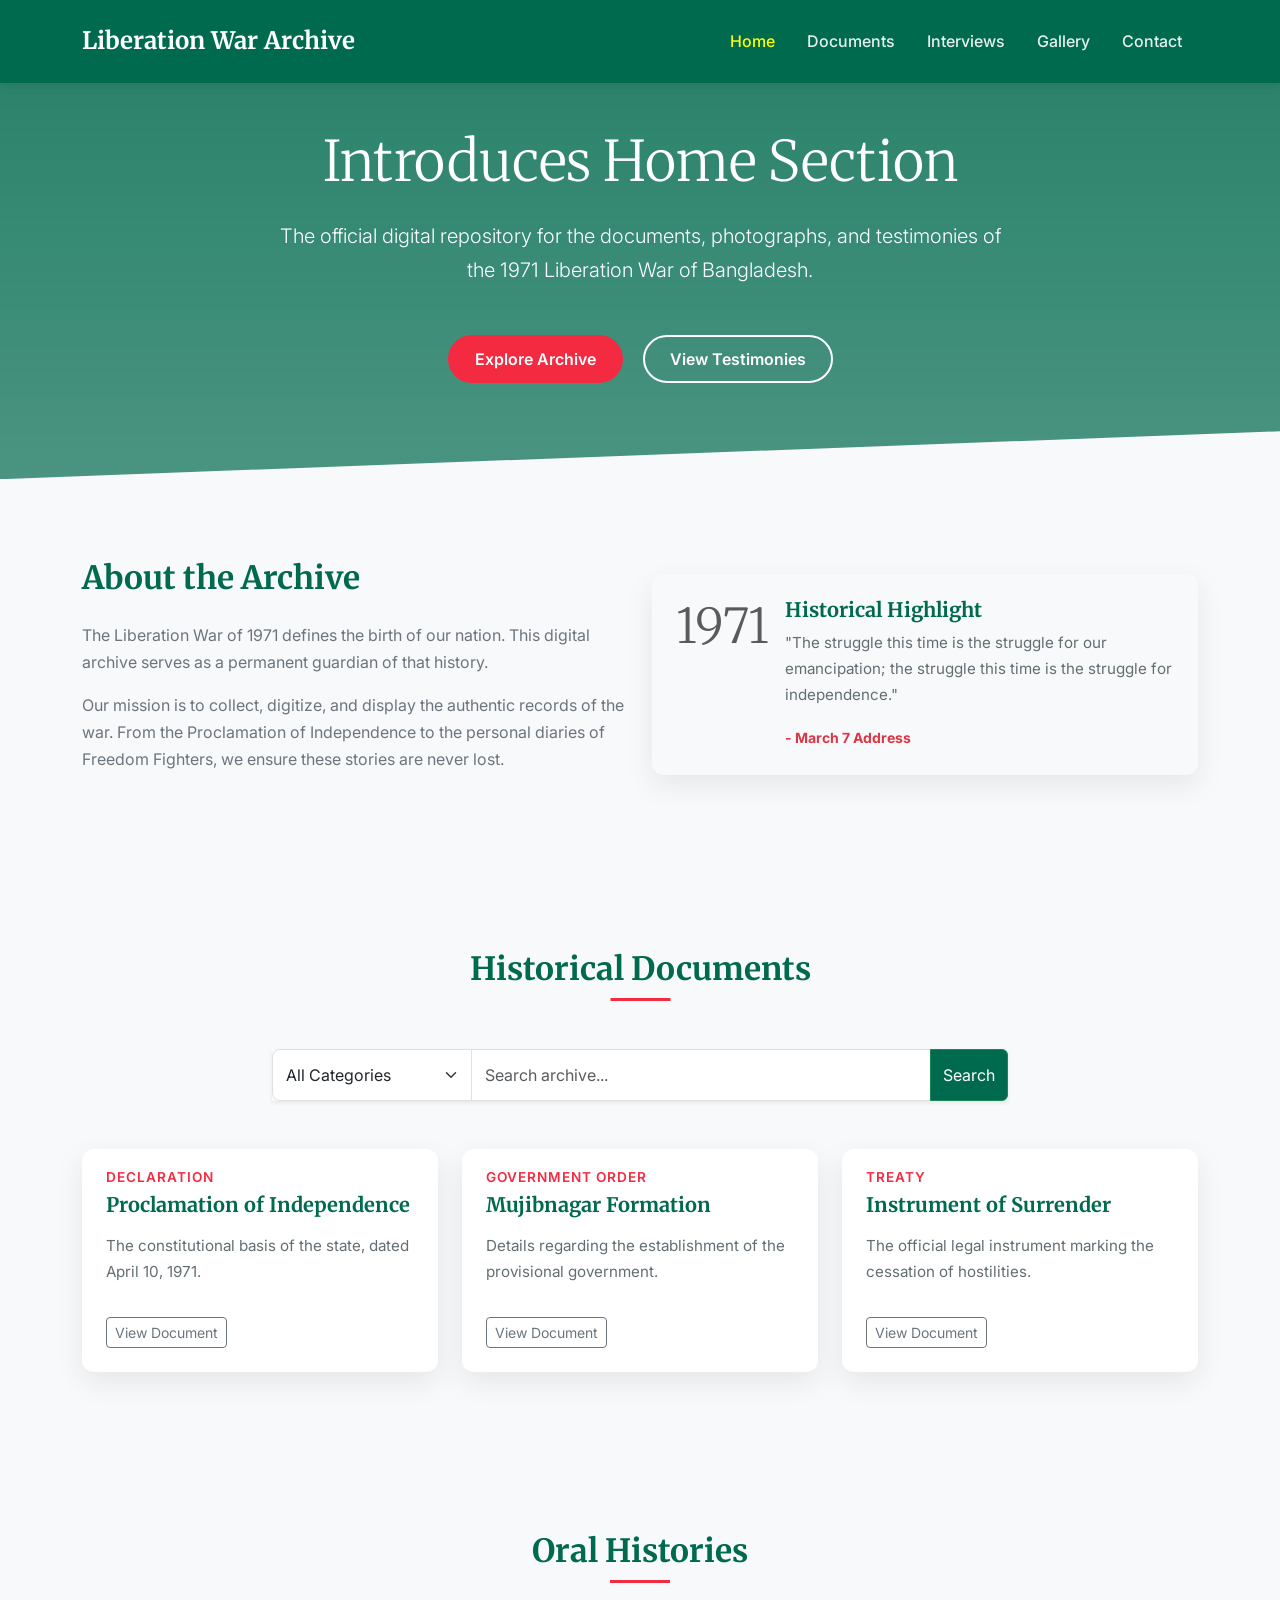
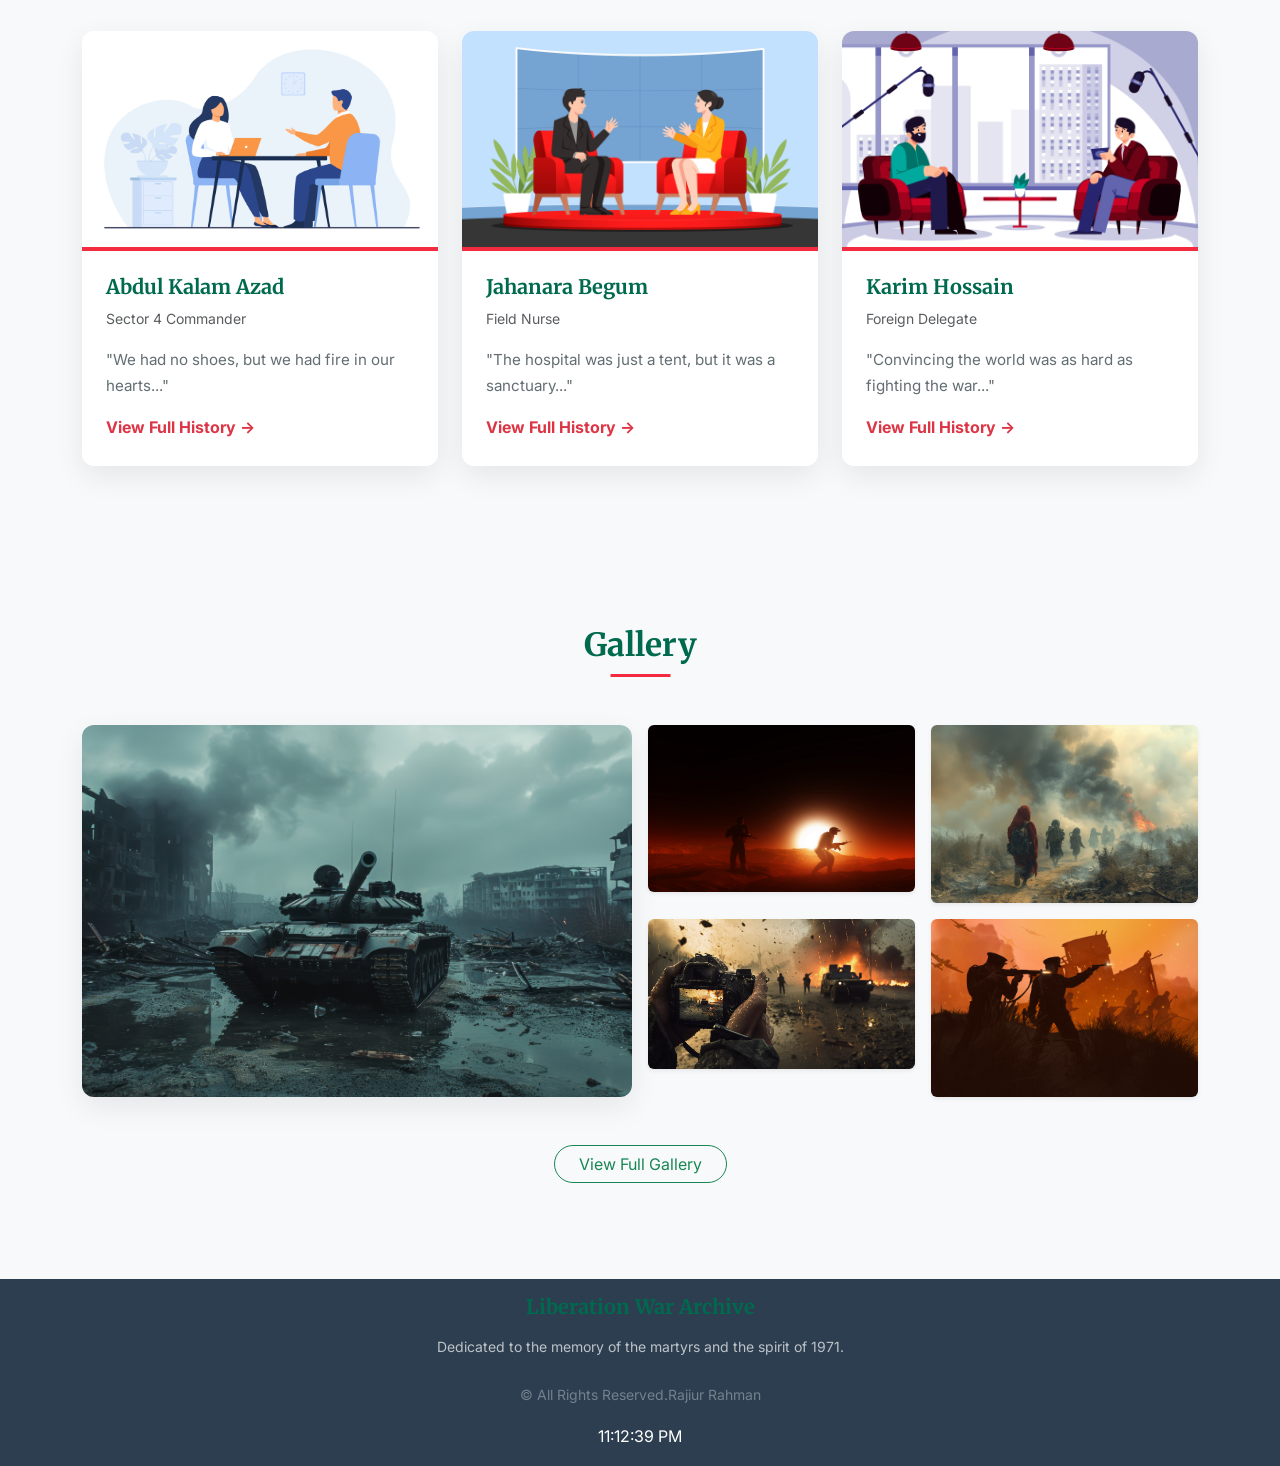
<file: index.html>
<!DOCTYPE html>
<html lang="en">
  <head>
    <meta charset="UTF-8" />
    <meta name="viewport" content="width=device-width, initial-scale=1.0" />
    <title>Liberation War Archive - A Digital Repository</title>
    <!-- Bootstrap 5 CDN -->
    <link
      href="https://cdn.jsdelivr.net/npm/bootstrap@5.3.3/dist/css/bootstrap.min.css"
      rel="stylesheet"
      xintegrity="sha384-QWTKZyjpPEjISv5WaRU9OFeRpok6YctnYmDr5pNlyT2bRjXh0JMhjY6hW+ALEwIH"
      crossorigin="anonymous"
    />
    <!-- Google Fonts: Inter and Merriweather for academic typography -->
    <link
      href="https://fonts.googleapis.com/css2?family=Inter:wght@300;400;600&family=Merriweather:wght@300;700&display=swap"
      rel="stylesheet"
    />
    <!-- Custom CSS -->
    <link rel="stylesheet" href="./style.css" />
  </head>
  <body
    data-bs-spy="scroll"
    data-bs-target="#mainNav"
    data-bs-root-margin="0px 0px -40%"
    data-bs-smooth-scroll="true"
    tabindex="0"
  >
    <!-- Navigation Bar -->
    <nav class="navbar navbar-expand-lg navbar-custom fixed-top" id="mainNav">
      <div class="container">
        <a class="navbar-brand" href="#hero"> Liberation War Archive </a>
        <button
          class="navbar-toggler"
          type="button"
          data-bs-toggle="collapse"
          data-bs-target="#navbarNav"
          aria-controls="navbarNav"
          aria-expanded="false"
          aria-label="Toggle navigation"
        >
          <span class="navbar-toggler-icon"></span>
        </button>
        <div class="collapse navbar-collapse" id="navbarNav">
          <ul class="navbar-nav ms-auto">
            <li class="nav-item">
              <a class="nav-link px-3 Active" href="#">Home</a>
            </li>
            <li class="nav-item">
              <a class="nav-link px-3" href="./document.html">Documents</a>
            </li>
            <li class="nav-item">
              <a class="nav-link px-3" href="./interview.html">Interviews</a>
            </li>
            <li class="nav-item">
              <a class="nav-link px-3" href="#">Gallery</a>
            </li>
            <li class="nav-item">
              <a class="nav-link px-3" href="./contact.html">Contact</a>
            </li>
          </ul>
        </div>
      </div>
    </nav>

    <!-- 1. Homepage Section (Hero) -->
    <header id="hero" class="text-center">
      <div class="container">
        <div class="row justify-content-center">
          <div class="col-lg-8">
            <h1 class="display-4">Introduces Home Section</h1>
            <p class="lead mb-5 opacity-90">
              The official digital repository for the documents, photographs,
              and testimonies of the 1971 Liberation War of Bangladesh.
            </p>
            <a href="#documents" class="btn btn-primary-custom me-3"
              >Explore Archive</a
            >
            <a href="#interviews" class="btn btn-outline-custom"
              >View Testimonies</a
            >
          </div>
        </div>
      </div>
    </header>

    <!-- Introduction -->
    <section id="introduction" class="section-padding">
      <div class="container">
        <div class="row align-items-center">
          <div class="col-lg-6">
            <h2 class="mb-4">About the Archive</h2>
            <p class="text-secondary">
              The Liberation War of 1971 defines the birth of our nation. This
              digital archive serves as a permanent guardian of that history.
            </p>
            <p class="text-secondary">
              Our mission is to collect, digitize, and display the authentic
              records of the war. From the Proclamation of Independence to the
              personal diaries of Freedom Fighters, we ensure these stories are
              never lost.
            </p>
          </div>
          <div class="col-lg-6">
            <!-- Clean Feature Card -->
            <div class="card card-custom p-4 border-0 bg-light">
              <div class="d-flex align-items-start">
                <div class="me-3">
                  <h1 class="display-5 text-muted">1971</h1>
                </div>
                <div>
                  <h5 class="card-title">Historical Highlight</h5>
                  <p class="card-text">
                    "The struggle this time is the struggle for our
                    emancipation; the struggle this time is the struggle for
                    independence."
                  </p>
                  <small class="text-danger fw-bold">- March 7 Address</small>
                </div>
              </div>
            </div>
          </div>
        </div>
      </div>
    </section>

    <!-- 2. Documents Section -->
    <section id="documents" class="section-padding bg-light">
      <div class="container">
        <div class="section-title">
          <h2>Historical Documents</h2>
        </div>

        <!-- Filters -->
        <div class="row mb-5 justify-content-center">
          <div class="col-md-8">
            <div class="input-group shadow-sm">
              <select class="form-select" style="max-width: 200px">
                <option selected>All Categories</option>
                <option value="1">Treaties</option>
                <option value="2">Declarations</option>
                <option value="3">Letters</option>
              </select>
              <input
                type="text"
                class="form-control"
                placeholder="Search archive..."
              />
              <button
                class="btn btn-success"
                style="background-color: var(--brand-green)"
              >
                Search
              </button>
            </div>
          </div>
        </div>

        <div class="row row-cols-1 row-cols-md-3 g-4">
          <!-- Document 1 -->
          <div class="col">
            <div class="card card-custom h-100">
              <div class="card-body">
                <h6 class="card-subtitle mb-2">Declaration</h6>
                <h5 class="card-title mt-2">Proclamation of Independence</h5>
                <p class="card-text mt-3">
                  The constitutional basis of the state, dated April 10, 1971.
                </p>
                <button
                  class="btn btn-outline-secondary btn-sm mt-3"
                  data-bs-toggle="modal"
                  data-bs-target="#docModal1"
                >
                  View Document
                </button>
              </div>
            </div>
          </div>
          <!-- Document 2 -->
          <div class="col">
            <div class="card card-custom h-100">
              <div class="card-body">
                <h6 class="card-subtitle mb-2">Government Order</h6>
                <h5 class="card-title mt-2">Mujibnagar Formation</h5>
                <p class="card-text mt-3">
                  Details regarding the establishment of the provisional
                  government.
                </p>
                <button
                  class="btn btn-outline-secondary btn-sm mt-3"
                  data-bs-toggle="modal"
                  data-bs-target="#docModal1"
                >
                  View Document
                </button>
              </div>
            </div>
          </div>
          <!-- Document 3 -->
          <div class="col">
            <div class="card card-custom h-100">
              <div class="card-body">
                <h6 class="card-subtitle mb-2">Treaty</h6>
                <h5 class="card-title mt-2">Instrument of Surrender</h5>
                <p class="card-text mt-3">
                  The official legal instrument marking the cessation of
                  hostilities.
                </p>
                <button
                  class="btn btn-outline-secondary btn-sm mt-3"
                  data-bs-toggle="modal"
                  data-bs-target="#docModal1"
                >
                  View Document
                </button>
              </div>
            </div>
          </div>
        </div>
      </div>
    </section>

    <!-- Document Modal -->
    <div class="modal fade" id="docModal1" tabindex="-1" aria-hidden="true">
      <div class="modal-dialog modal-lg modal-dialog-centered">
        <div class="modal-content">
          <div class="modal-header">
            <h5 class="modal-title">Document Detail View</h5>
            <button
              type="button"
              class="btn-close"
              data-bs-dismiss="modal"
              aria-label="Close"
            ></button>
          </div>
          <div class="modal-body p-4">
            <h4 class="text-success">Proclamation of Independence</h4>
            <p class="text-muted mb-4">
              Date: April 10, 1971 | Source: Mujibnagar Govt
            </p>
            <div class="bg-light p-5 text-center border rounded mb-3">
              <span class="text-muted"
                >-- PDF Viewer / Image Placeholder --</span
              >
            </div>
            <p>
              This document formally announced the independence of Bangladesh
              and established the legal framework for the new government.
            </p>
          </div>
          <div class="modal-footer">
            <button type="button" class="btn btn-primary-custom">
              Download PDF
            </button>
          </div>
        </div>
      </div>
    </div>

    <!-- 3. Interviews Section -->
    <section id="interviews" class="section-padding">
      <div class="container">
        <div class="section-title">
          <h2>Oral Histories</h2>
        </div>
        <div class="row row-cols-1 row-cols-lg-3 g-4">
          <!-- Interview 1 -->
          <div class="col">
            <div class="card card-custom h-100">
              <img
                src="./images/7566.jpg"
                class="card-img-top"
                alt="Interviewee"
              />
              <div class="card-body">
                <h5 class="card-title">Abdul Kalam Azad</h5>
                <p class="text-muted small">Sector 4 Commander</p>
                <p class="card-text">
                  "We had no shoes, but we had fire in our hearts..."
                </p>
                <a
                  href="#"
                  class="text-danger fw-bold text-decoration-none"
                  data-bs-toggle="modal"
                  data-bs-target="#mediaModal"
                  >View Full History &rarr;</a
                >
              </div>
            </div>
          </div>
          <!-- Interview 2 -->
          <div class="col">
            <div class="card card-custom h-100">
              <img
                src="./images/8201997.jpg"
                class="card-img-top"
                alt="Interviewee"
              />
              <div class="card-body">
                <h5 class="card-title">Jahanara Begum</h5>
                <p class="text-muted small">Field Nurse</p>
                <p class="card-text">
                  "The hospital was just a tent, but it was a sanctuary..."
                </p>
                <a
                  href="#"
                  class="text-danger fw-bold text-decoration-none"
                  data-bs-toggle="modal"
                  data-bs-target="#mediaModal"
                  >View Full History &rarr;</a
                >
              </div>
            </div>
          </div>
          <!-- Interview 3 -->
          <div class="col">
            <div class="card card-custom h-100">
              <img
                src="./images/8184309.jpg"
                class="card-img-top"
                alt="Interviewee"
              />
              <div class="card-body">
                <h5 class="card-title">Karim Hossain</h5>
                <p class="text-muted small">Foreign Delegate</p>
                <p class="card-text">
                  "Convincing the world was as hard as fighting the war..."
                </p>
                <a
                  href="#"
                  class="text-danger fw-bold text-decoration-none"
                  data-bs-toggle="modal"
                  data-bs-target="#mediaModal"
                  >View Full History &rarr;</a
                >
              </div>
            </div>
          </div>
        </div>
      </div>
    </section>

    <!-- Media Modal -->
    <div class="modal fade" id="mediaModal" tabindex="-1" aria-hidden="true">
      <div class="modal-dialog modal-dialog-centered">
        <div class="modal-content">
          <div class="modal-body p-0">
            <div class="ratio ratio-16x9">
              <iframe
                width="560"
                height="315"
                src="https://www.youtube.com/embed/0k0Uc9uAJwk?si=_Xc0mzLVpmkrR9Cx&amp;start=22"
                title="YouTube video player"
                frameborder="0"
                allow="accelerometer; autoplay; clipboard-write; encrypted-media; gyroscope; picture-in-picture; web-share"
                referrerpolicy="strict-origin-when-cross-origin"
                allowfullscreen
              ></iframe>
            </div>
          </div>
          <div class="modal-footer justify-content-between">
            <button
              type="button"
              class="btn btn-sm btn-secondary"
              data-bs-dismiss="modal"
            >
              Close
            </button>
          </div>
        </div>
      </div>
    </div>

    <!-- 4. Photographs Gallery -->
    <section id="photographs" class="section-padding bg-light">
      <div class="container">
        <div class="section-title">
          <h2>Gallery</h2>
        </div>
        <div class="row g-3">
          <div class="col-md-6">
            <div class="card card-custom h-100 border-0">
              <img
                src="images/1.jpg"
                class="img-fluid rounded"
                alt="Main Gallery Image"
                style="height: 100%; object-fit: cover"
              />
            </div>
          </div>
          <div class="col-md-6">
            <div class="row g-3">
              <div class="col-6">
                <img
                  src="./images/2.jpg"
                  class="img-fluid rounded shadow-sm w-100"
                  alt="Gallery Thumb"
                />
              </div>
              <div class="col-6">
                <img
                  src="./images/3.jpg"
                  class="img-fluid rounded shadow-sm w-100"
                  alt="Gallery Thumb"
                />
              </div>
              <div class="col-6">
                <img
                  src="./images/4.jpg"
                  class="img-fluid rounded shadow-sm w-100"
                  alt="Gallery Thumb"
                />
              </div>
              <div class="col-6">
                <img
                  src="./images/5.jpg"
                  class="img-fluid rounded shadow-sm w-100"
                  alt="Gallery Thumb"
                />
              </div>
            </div>
          </div>
        </div>
        <div class="text-center mt-5">
          <a  href="./gallery.html" class="btn btn-outline-success px-4 rounded-pill">
           View Full Gallery
          </a>
        </div>
      </div>
    </section>

    <!-- Footer -->
    <footer>
      <div class="container text-center">
        <h5 class="mb-3">Liberation War Archive</h5>
        <p class="small mb-4">
          Dedicated to the memory of the martyrs and the spirit of 1971.
        </p>
        <p class="small opacity-50">
          &copy; <span id="year"></span> All Rights Reserved.Rajiur Rahman
        </p>
             <div id="clock"></div>
      </div>
    </footer>

    <!-- JS -->
    <script src="https://cdn.jsdelivr.net/npm/bootstrap@5.3.3/dist/js/bootstrap.bundle.min.js"></script>
    <script src="./scrept.js"></script>
  </body>
</html>
</file>
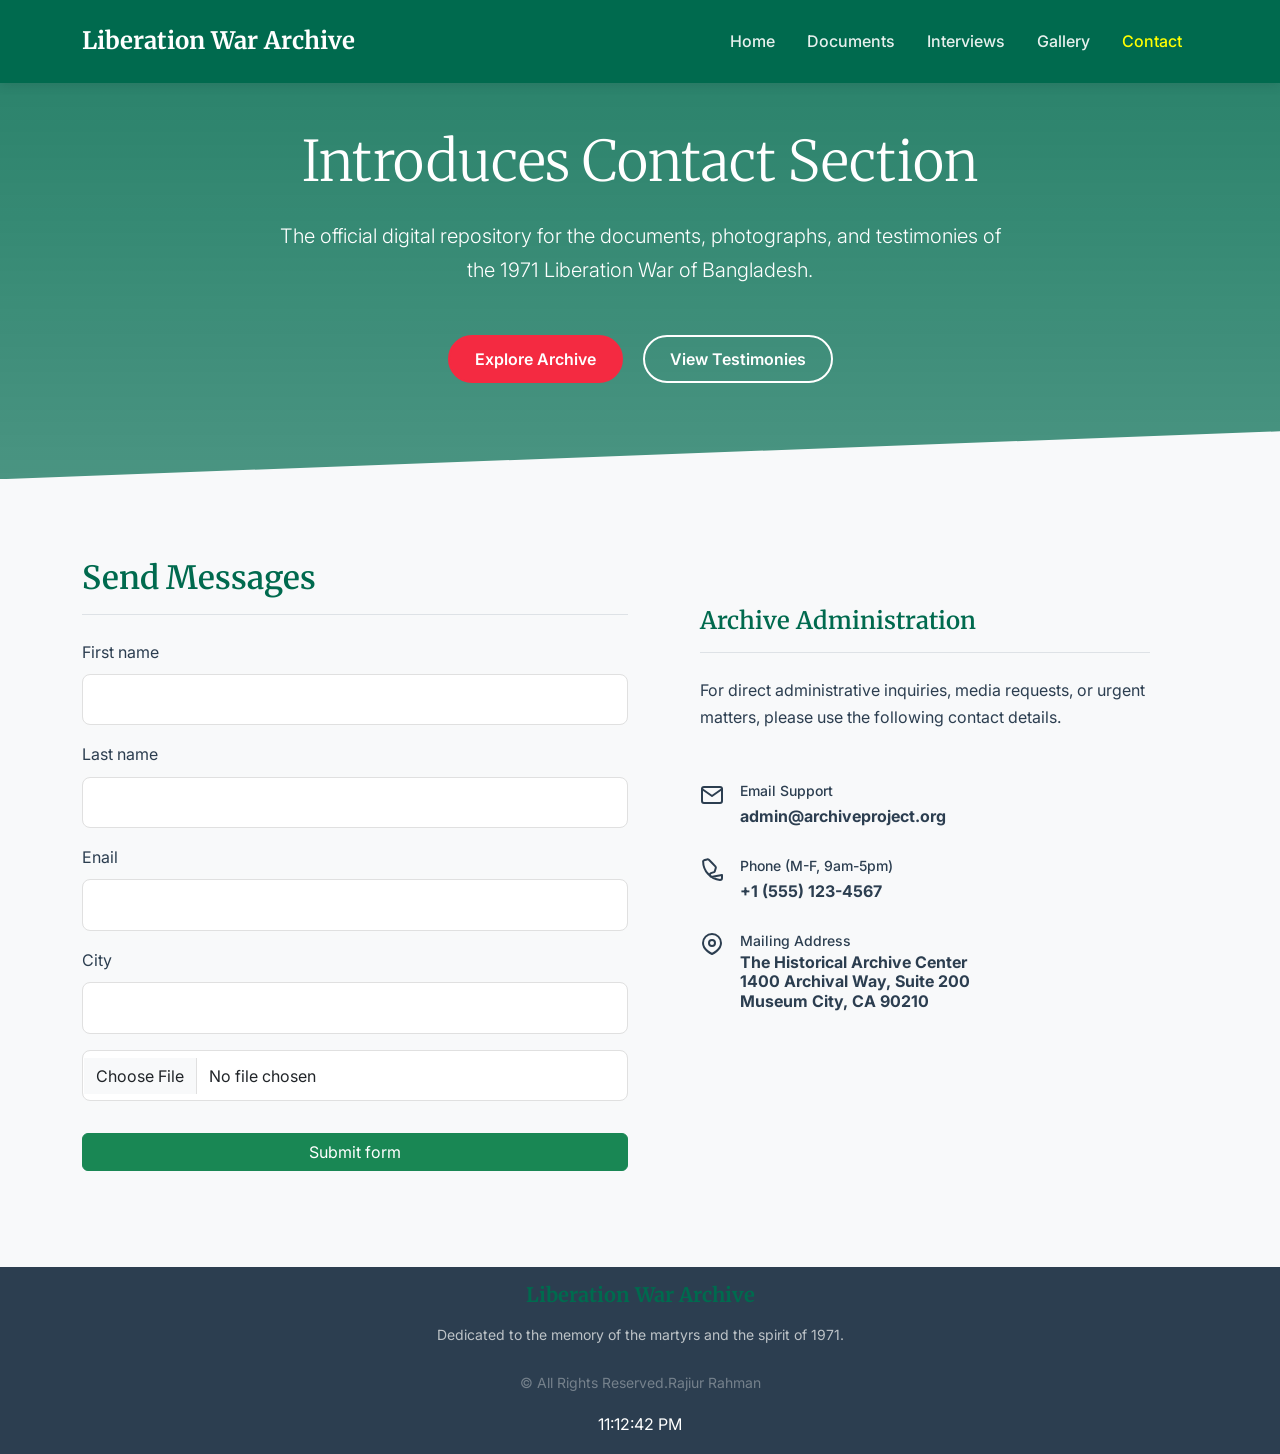
<file: contact.html>
<!DOCTYPE html>
<html lang="en">
  <head>
    <meta charset="UTF-8" />
    <meta name="viewport" content="width=device-width, initial-scale=1.0" />
    <title>Liberation War || Archive Contact US</title>
    <!-- Bootstrap 5 CDN -->
    <link
      href="https://cdn.jsdelivr.net/npm/bootstrap@5.3.3/dist/css/bootstrap.min.css"
      rel="stylesheet"
      xintegrity="sha384-QWTKZyjpPEjISv5WaRU9OFeRpok6YctnYmDr5pNlyT2bRjXh0JMhjY6hW+ALEwIH"
      crossorigin="anonymous"
    />
    <!-- Google Fonts: Inter and Merriweather for academic typography -->
    <link
      href="https://fonts.googleapis.com/css2?family=Inter:wght@300;400;600&family=Merriweather:wght@300;700&display=swap"
      rel="stylesheet"
    />
    <!-- Custom CSS -->
    <link rel="stylesheet" href="./style.css" />
  </head>
  <body
    data-bs-spy="scroll"
    data-bs-target="#mainNav"
    data-bs-root-margin="0px 0px -40%"
    data-bs-smooth-scroll="true"
    tabindex="0"
  >
    <!-- Navigation Bar -->
    <nav class="navbar navbar-expand-lg navbar-custom fixed-top" id="mainNav">
      <div class="container">
        <a class="navbar-brand" href="#hero"> Liberation War Archive </a>
        <button
          class="navbar-toggler"
          type="button"
          data-bs-toggle="collapse"
          data-bs-target="#navbarNav"
          aria-controls="navbarNav"
          aria-expanded="false"
          aria-label="Toggle navigation"
        >
          <span class="navbar-toggler-icon"></span>
        </button>
        <div class="collapse navbar-collapse" id="navbarNav">
          <ul class="navbar-nav ms-auto">
            <li class="nav-item">
              <a class="nav-link px-3" href="./index.html">Home</a>
            </li>
            <li class="nav-item">
              <a class="nav-link px-3" href="./document.html">Documents</a>
            </li>
            <li class="nav-item">
              <a class="nav-link px-3" href="./interview.html">Interviews</a>
            </li>
            <li class="nav-item">
              <a class="nav-link px-3" href="./gallery.html">Gallery</a>
            </li>
            <li class="nav-item">
              <a class="nav-link px-3 Active" href="./contact.html">Contact</a>
            </li>
          </ul>
        </div>
      </div>
    </nav>

    <!-- 1. Homepage Section (Hero) -->
    <header id="hero" class="text-center">
      <div class="container">
        <div class="row justify-content-center">
          <div class="col-lg-8">
            <h1 class="display-4">Introduces Contact Section</h1>
            <p class="lead mb-5 opacity-90">
              The official digital repository for the documents, photographs,
              and testimonies of the 1971 Liberation War of Bangladesh.
            </p>
            <a href="#documents" class="btn btn-primary-custom me-3"
              >Explore Archive</a
            >
            <a href="#interviews" class="btn btn-outline-custom"
              >View Testimonies</a
            >
          </div>
        </div>
      </div>
    </header>

    <!-- 5. Contact Section -->
    <section id="contact" class="section-padding">
      <div class="container">
        <div class="row">
          <div class="col-lg-6">
            <h2
              class="fs-2 fw-semibold mb-4 border-bottom pb-3 border-archive-light"
            >
              Send Messages
            </h2>
            <form class="row g-3 needs-validation" novalidate>
              <div class="col-12">
                <label for="validationCustom01" class="form-label"
                  >First name</label
                >
                <input
                  type="text"
                  class="form-control"
                  id="validationCustom01"
                  required
                />
                <div class="valid-feedback">Looks good!</div>
              </div>
              <div class="col-12">
                <label for="validationCustom02" class="form-label"
                  >Last name</label
                >
                <input
                  type="text"
                  class="form-control"
                  id="validationCustom02"
                  required
                />
                <div class="valid-feedback">Looks good!</div>
              </div>
              <div class="col-12">
                <label for="validationCustomEmail" class="form-label"
                  >Enail</label
                >
                <div class="input-group has-validation">
                  <input
                    type="email"
                    class="form-control"
                    id="validationCustomUsername"
                    aria-describedby="inputGroupPrepend"
                    required
                  />
                  <div class="invalid-feedback">Please choose a username.</div>
                </div>
              </div>
              <div class="col-12">
                <label for="validationCustom03" class="form-label">City</label>
                <input
                  type="text"
                  class="form-control"
                  id="validationCustom03"
                  required
                />
                <div class="invalid-feedback">Please provide a valid city.</div>
              </div>

              <div class="mb-3">
                <input
                  type="file"
                  class="form-control"
                  aria-label="file example"
                  required
                />
                <div class="invalid-feedback">
                  Example invalid form file feedback
                </div>
              </div>

              <div class="col-12">
                <button class="btn btn-success w-100" type="submit">
                  Submit form
                </button>
              </div>
            </form>
          </div>
          <div class="col-lg-6">
            <!-- Contact Information (1/3 width on desktop) -->
            <div class="bg-archive-blue p-4 p-md-5 text-drak">
              <div>
                <h3
                  class="fs-4 fw-semibold mb-4 border-bottom pb-3 border-archive-light"
                >
                  Archive Administration
                </h3>
                <p class="text-archive-light mb-5">
                  For direct administrative inquiries, media requests, or urgent
                  matters, please use the following contact details.
                </p>

                <div class="d-grid gap-4">
                  <!-- Email -->
                  <div class="d-flex align-items-start">
                    <!-- Icon: Mail -->
                    <svg
                      class="flex-shrink-0 me-3 mt-1"
                      xmlns="http://www.w3.org/2000/svg"
                      width="24"
                      height="24"
                      viewBox="0 0 24 24"
                      fill="none"
                      stroke="currentColor"
                      stroke-width="2"
                      stroke-linecap="round"
                      stroke-linejoin="round"
                      class="text-archive-light"
                    >
                      <path
                        d="M4 4h16c1.1 0 2 .9 2 2v12c0 1.1-.9 2-2 2H4c-1.1 0-2-.9-2-2V6c0-1.1.9-2 2-2z"
                      ></path>
                      <polyline points="22,6 12,13 2,6"></polyline>
                    </svg>
                    <div>
                      <p class="mb-0 small fw-medium">Email Support</p>
                      <a
                        href="mailto:admin@archiveproject.org"
                        class="h6 fw-bold text-decoration-none hover-underline"
                        >admin@archiveproject.org</a
                      >
                    </div>
                  </div>

                  <!-- Phone -->
                  <div class="d-flex align-items-start">
                    <!-- Icon: Phone -->
                    <svg
                      class="flex-shrink-0 me-3 mt-1"
                      xmlns="http://www.w3.org/2000/svg"
                      width="24"
                      height="24"
                      viewBox="0 0 24 24"
                      fill="none"
                      stroke="currentColor"
                      stroke-width="2"
                      stroke-linecap="round"
                      stroke-linejoin="round"
                      class="text-archive-light"
                    >
                      <path
                        d="M22 16.92v3a2 2 0 0 1-2 2A18.89 18.89 0 0 1 3.12 3.16a2 2 0 0 1 .91-.84l2.75-.82a2 2 0 0 1 2.12.3c2.14 2.18 4.29 4.36 6.43 6.54a2 2 0 0 1 .3 2.12l-.82 2.75a2 2 0 0 1-.84.91l-3 1a2 2 0 0 0-.6 3.12 2 2 0 0 0 2 .5z"
                      ></path>
                    </svg>
                    <div>
                      <p class="mb-0 small fw-medium">Phone (M-F, 9am-5pm)</p>
                      <a
                        href="tel:+15551234567"
                        class="h6 fw-bold text-decoration-none hover-underline"
                        >+1 (555) 123-4567</a
                      >
                    </div>
                  </div>

                  <!-- Address -->
                  <div class="d-flex align-items-start">
                    <!-- Icon: Location -->
                    <svg
                      class="flex-shrink-0 me-3 mt-1"
                      xmlns="http://www.w3.org/2000/svg"
                      width="24"
                      height="24"
                      viewBox="0 0 24 24"
                      fill="none"
                      stroke="currentColor"
                      stroke-width="2"
                      stroke-linecap="round"
                      stroke-linejoin="round"
                      class="text-archive-light"
                    >
                      <path
                        d="M21 10c0 7-9 11-9 11s-9-4-9-11a9 9 0 0 1 18 0z"
                      ></path>
                      <circle cx="12" cy="10" r="3"></circle>
                    </svg>
                    <div>
                      <p class="mb-0 small fw-medium">Mailing Address</p>
                      <address class="h6 fw-bold mb-0">
                        The Historical Archive Center<br />1400 Archival Way,
                        Suite 200<br />Museum City, CA 90210
                      </address>
                    </div>
                  </div>
                </div>
              </div>
            </div>
          </div>
        </div>
      </div>
    </section>



    <!-- Footer -->
    <footer>
      <div class="container text-center">
        <h5 class="mb-3">Liberation War Archive</h5>
        <p class="small mb-4">
          Dedicated to the memory of the martyrs and the spirit of 1971.
        </p>
        <p class="small opacity-50">
          &copy; <span id="year"></span>  All Rights Reserved.Rajiur Rahman
          </p>

          <div id="clock"></div>
    </footer>
    <script src="https://cdn.jsdelivr.net/npm/bootstrap@5.3.3/dist/js/bootstrap.bundle.min.js"></script>
    <script src="./formVali.js"></script>
    <script src="./scrept.js"></script>
  </body>
</html>
</file>
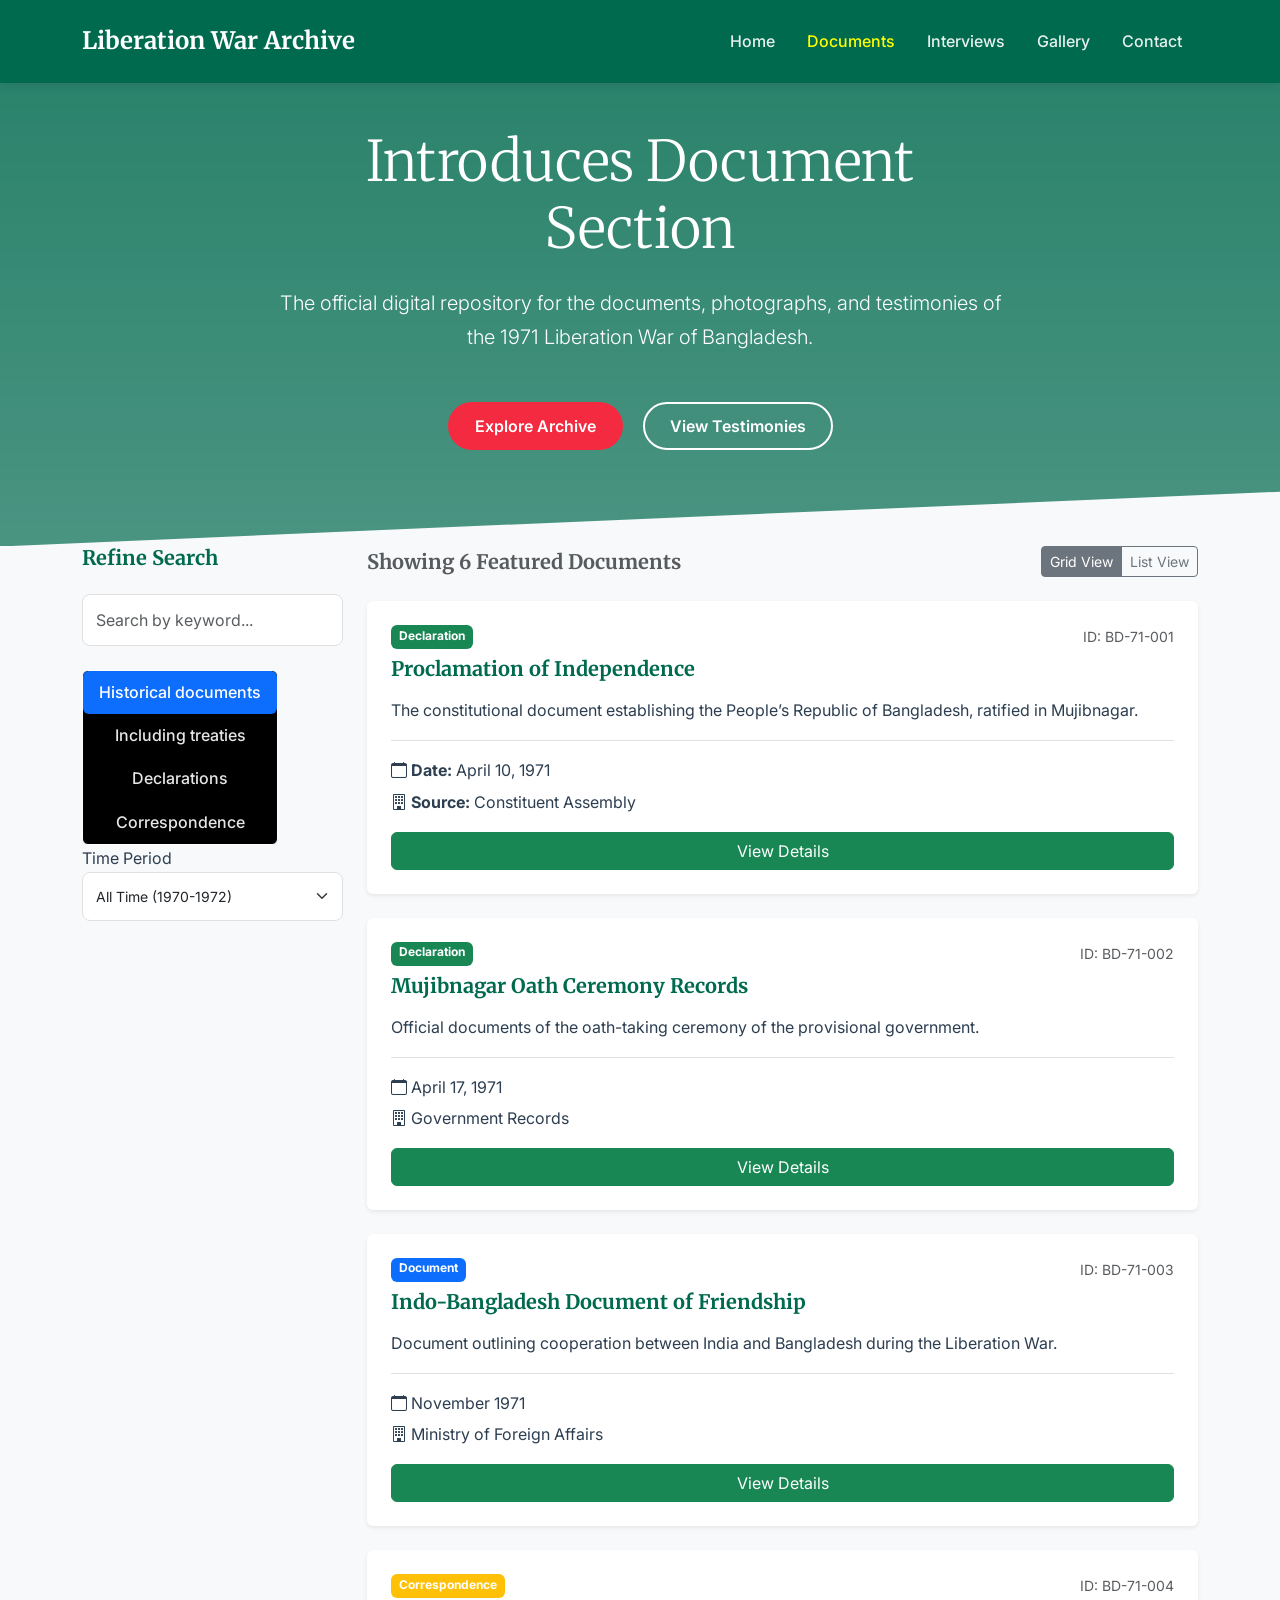
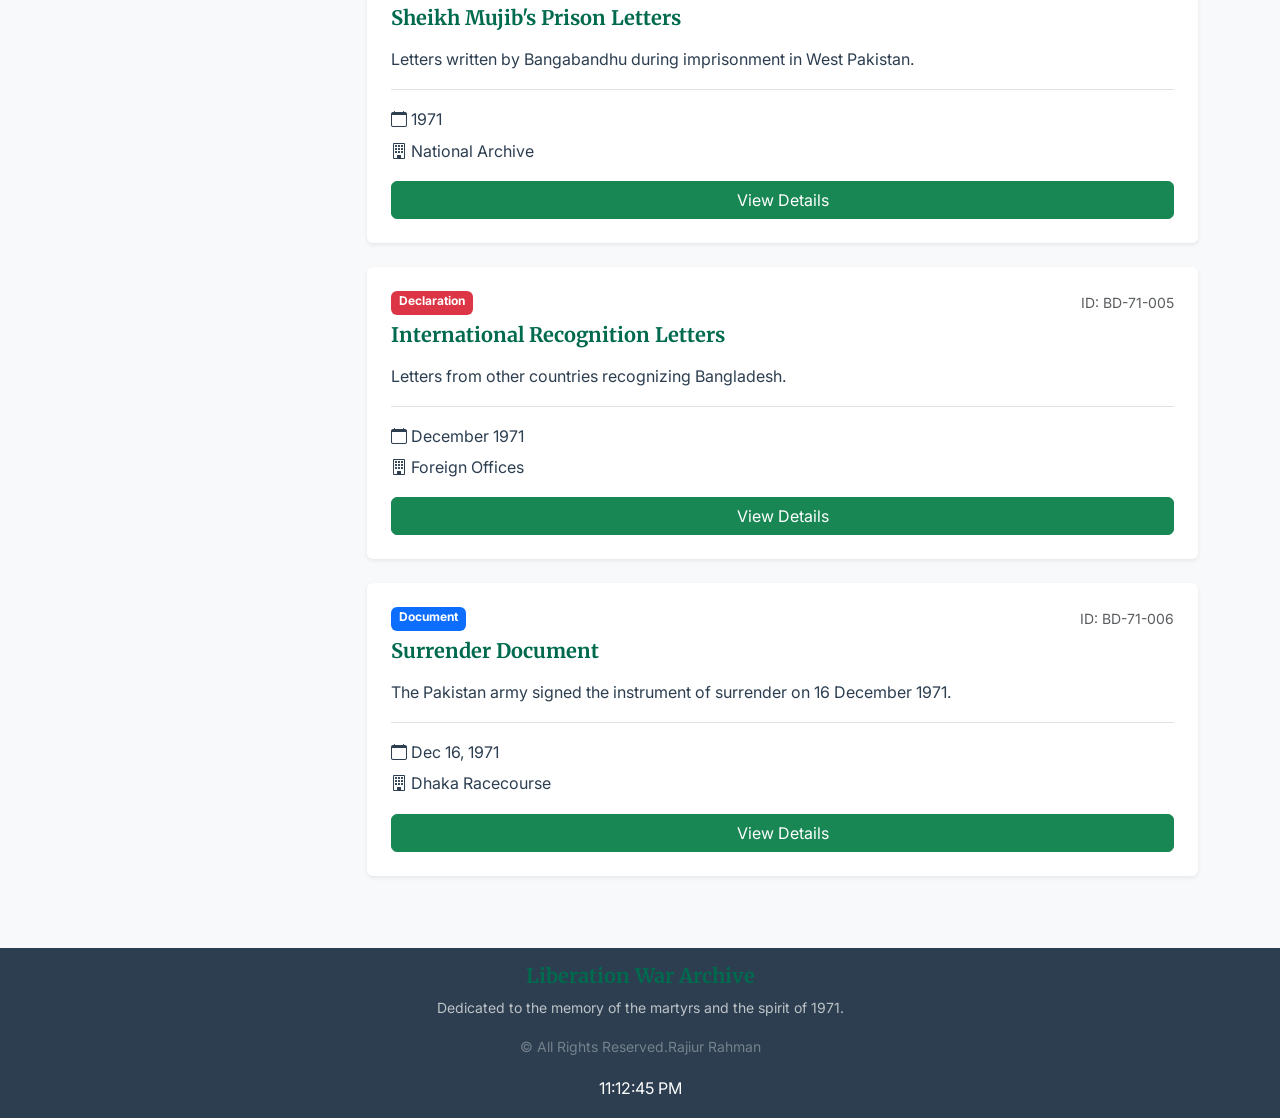
<file: document.html>
<!DOCTYPE html>
<html lang="en">
<head>
  <meta charset="UTF-8" />
  <meta name="viewport" content="width=device-width, initial-scale=1.0" />
  <title>Liberation War Archive  || Documents</title>

  <!-- Bootstrap 5 CDN -->
  <link href="https://cdn.jsdelivr.net/npm/bootstrap@5.3.3/dist/css/bootstrap.min.css"
        rel="stylesheet"
        integrity="sha384-QWTKZyjpPEjISv5WaRU9OFeRpok6YctnYmDr5pNlyT2bRjXh0JMhjY6hW+ALEwIH"
        crossorigin="anonymous" />

  <!-- Bootstrap Icons -->
  <link rel="stylesheet" href="https://cdn.jsdelivr.net/npm/bootstrap-icons@1.11.3/font/bootstrap-icons.css">

  <!-- Google Fonts -->
  <link href="https://fonts.googleapis.com/css2?family=Inter:wght@300;400;600&family=Merriweather:wght@300;700&display=swap"
        rel="stylesheet" />

  <!-- Custom CSS -->
  <link rel="stylesheet" href="./style.css" />
</head>

<body data-bs-spy="scroll"
      data-bs-target="#mainNav"
      data-bs-root-margin="0px 0px -40%"
      data-bs-smooth-scroll="true"
      tabindex="0">

  <!-- Navigation Bar -->
  <nav class="navbar navbar-expand-lg navbar-custom fixed-top" id="mainNav">
    <div class="container">
      <a class="navbar-brand" href="#hero">Liberation War Archive</a>
      <button class="navbar-toggler" type="button"
              data-bs-toggle="collapse" data-bs-target="#navbarNav"
              aria-controls="navbarNav" aria-expanded="false"
              aria-label="Toggle navigation">
        <span class="navbar-toggler-icon"></span>
      </button>

      <div class="collapse navbar-collapse" id="navbarNav">
        <ul class="navbar-nav ms-auto">
          <li class="nav-item">
            <a class="nav-link px-3" href="./index.html">Home</a>
          </li>
          <li class="nav-item">
            <a class="nav-link px-3 Active" href="./document.html">Documents</a>
          </li>
          <li class="nav-item">
            <a class="nav-link px-3" href="./interview.html">Interviews</a>
          </li>
          <li class="nav-item">
            <a class="nav-link px-3" href="./gallery.html">Gallery</a>
          </li>
          <li class="nav-item">
            <a class="nav-link px-3" href="./contact.html">Contact</a>
          </li>
        </ul>
      </div>
    </div>
  </nav>

  <!-- Page Title -->
  <header id="hero" class="text-center">
      <div class="container">
        <div class="row justify-content-center">
          <div class="col-lg-8">
            <h1 class="display-4">Introduces Document Section</h1>
            <p class="lead mb-5 opacity-90">
              The official digital repository for the documents, photographs,
              and testimonies of the 1971 Liberation War of Bangladesh.
            </p>
            <a href="#documents" class="btn btn-primary-custom me-3"
              >Explore Archive</a
            >
            <a href="#interviews" class="btn btn-outline-custom"
              >View Testimonies</a
            >
          </div>
        </div>
      </div>
    </header>

  <!-- Main Content -->
  <section class="container mb-5">
    <div class="row">

      <!-- Sidebar Filter -->
      <aside class="col-lg-3 mb-4">
        <div class="filter-sidebar sticky-top" style="top: 100px; z-index: 1">
          <h5 class="mb-4">Refine Search</h5>

          <div class="mb-4">
            <input type="text" class="form-control"
                   placeholder="Search by keyword..." />
          </div>

          <!-- Category filter -->
          <div class="d-flex align-items-start">
            <div class="nav flex-column nav-pills me-3 bg-black border border-white rounded-2"
                 id="v-pills-tab" role="tablist" aria-orientation="vertical">

              <button class="nav-link active" id="v-pills-home-tab"
                      data-bs-toggle="pill" data-bs-target="#v-pills-home"
                      type="button" role="tab">
                Historical documents
              </button>

              <button class="nav-link" id="v-pills-profile-tab"
                      data-bs-toggle="pill" data-bs-target="#v-pills-profile"
                      type="button" role="tab">
                Including treaties
              </button>

              <button class="nav-link" id="v-pills-messages-tab"
                      data-bs-toggle="pill" data-bs-target="#v-pills-messages"
                      type="button" role="tab">
                Declarations
              </button>

              <button class="nav-link" id="v-pills-settings-tab"
                      data-bs-toggle="pill" data-bs-target="#v-pills-settings"
                      type="button" role="tab">
                Correspondence
              </button>
            </div>
          </div>

          <!-- Time Period -->
          <div class="filter-group">
            <div class="filter-title">Time Period</div>
            <select class="form-select form-select-sm mb-2">
              <option selected>All Time (1970-1972)</option>
              <option>March 1971 (Onset)</option>
              <option>April-Nov 1971 (War)</option>
              <option>Dec 1971 (Victory)</option>
            </select>
          </div>

          
      </aside>

      <!-- Main Documents Grid -->
      <main class="col-lg-9">

        <div class="d-flex justify-content-between align-items-center mb-4">
          <h5 class="text-muted mb-0">Showing 6 Featured Documents</h5>

          <div class="btn-group">
            <button class="btn btn-outline-secondary btn-sm active">Grid View</button>
            <button class="btn btn-outline-secondary btn-sm">List View</button>
          </div>
        </div>

        <!-- Document Tabs -->
        <div class="tab-content g-4" id="v-pills-tabContent">

          <!-- Tab 1 -->
          <div class="tab-pane fade show active row"
               id="v-pills-home"
               role="tabpanel">

            <!-- --- DOCUMENT CARD TEMPLATE --- -->
            <!-- CARD 1 -->
            <div class="col-lg-12 col-md-12 col-sm-12 mb-4">
              <div class="doc-card p-4 h-100 shadow-sm bg-white rounded">
                <div class="d-flex justify-content-between mb-2">
                  <span class="badge bg-success">Declaration</span>
                  <small class="text-muted">ID: BD-71-001</small>
                </div>

                <h5 class="mb-3">Proclamation of Independence</h5>
                <p>
                  The constitutional document establishing the People’s Republic of Bangladesh, ratified in Mujibnagar.
                </p>

                <div class="border-top pt-3">
                  <div class="mb-1">
                    <i class="bi bi-calendar"></i> <strong>Date:</strong> April 10, 1971
                  </div>
                  <div>
                    <i class="bi bi-building"></i> <strong>Source:</strong> Constituent Assembly
                  </div>
                </div>

                <button class="btn btn-success mt-3 w-100">View Details</button>
              </div>
            </div>

            <!-- CARD 2 -->
            <div class="col-lg-12 col-md-12 col-sm-12 mb-4">
              <div class="doc-card p-4 h-100 shadow-sm bg-white rounded">
                <div class="d-flex justify-content-between mb-2">
                  <span class="badge bg-success">Declaration</span>
                  <small class="text-muted">ID: BD-71-002</small>
                </div>

                <h5 class="mb-3">Mujibnagar Oath Ceremony Records</h5>
                <p>
                  Official documents of the oath-taking ceremony of the provisional government.
                </p>

                <div class="border-top pt-3">
                  <div class="mb-1">
                    <i class="bi bi-calendar"></i> April 17, 1971
                  </div>
                  <div>
                    <i class="bi bi-building"></i> Government Records
                  </div>
                </div>

                <button class="btn btn-success mt-3 w-100">View Details</button>
              </div>
            </div>

            <!-- CARD 3 -->
            <div class="col-lg-12 col-md-12 col-sm-12 mb-4">
              <div class="doc-card p-4 h-100 shadow-sm bg-white rounded">
                <div class="d-flex justify-content-between mb-2">
                  <span class="badge bg-primary">Document</span>
                  <small class="text-muted">ID: BD-71-003</small>
                </div>

                <h5 class="mb-3">Indo-Bangladesh Document of Friendship</h5>
                <p>
                  Document outlining cooperation between India and Bangladesh during the Liberation War.
                </p>

                <div class="border-top pt-3">
                  <div class="mb-1">
                    <i class="bi bi-calendar"></i> November 1971
                  </div>
                  <div>
                    <i class="bi bi-building"></i> Ministry of Foreign Affairs
                  </div>
                </div>

                <button class="btn btn-success mt-3 w-100">View Details</button>
              </div>
            </div>

            <!-- CARD 4 -->
            <div class="col-lg-12 col-md-12 col-sm-12 mb-4">
              <div class="doc-card p-4 h-100 shadow-sm bg-white rounded">
                <div class="d-flex justify-content-between mb-2">
                  <span class="badge bg-warning">Correspondence</span>
                  <small class="text-muted">ID: BD-71-004</small>
                </div>

                <h5 class="mb-3">Sheikh Mujib's Prison Letters</h5>
                <p>
                  Letters written by Bangabandhu during imprisonment in West Pakistan.
                </p>

                <div class="border-top pt-3">
                  <div class="mb-1">
                    <i class="bi bi-calendar"></i> 1971
                  </div>
                  <div>
                    <i class="bi bi-building"></i> National Archive
                  </div>
                </div>

                <button class="btn btn-success mt-3 w-100">View Details</button>
              </div>
            </div>

            <!-- CARD 5 -->
            <div class="col-lg-12 col-md-12 col-sm-12 mb-4">
              <div class="doc-card p-4 h-100 shadow-sm bg-white rounded">
                <div class="d-flex justify-content-between mb-2">
                  <span class="badge bg-danger">Declaration</span>
                  <small class="text-muted">ID: BD-71-005</small>
                </div>

                <h5 class="mb-3">International Recognition Letters</h5>
                <p>Letters from other countries recognizing Bangladesh.</p>

                <div class="border-top pt-3">
                  <div class="mb-1"><i class="bi bi-calendar"></i> December 1971</div>
                  <div><i class="bi bi-building"></i> Foreign Offices</div>
                </div>

                <button class="btn btn-success mt-3 w-100">View Details</button>
              </div>
            </div>

            <!-- CARD 6 -->
            <div class="col-lg-12 col-md-12 col-sm-12 mb-4">
              <div class="doc-card p-4 h-100 shadow-sm bg-white rounded">
                <div class="d-flex justify-content-between mb-2">
                  <span class="badge bg-primary">Document</span>
                  <small class="text-muted">ID: BD-71-006</small>
                </div>

                <h5 class="mb-3">Surrender Document</h5>
                <p>The Pakistan army signed the instrument of surrender on 16 December 1971.</p>

                <div class="border-top pt-3">
                  <div class="mb-1"><i class="bi bi-calendar"></i> Dec 16, 1971</div>
                  <div><i class="bi bi-building"></i> Dhaka Racecourse</div>
                </div>

                <button class="btn btn-success mt-3 w-100">View Details</button>
              </div>
            </div>

          </div>

          <!-- Empty tabs -->
          <div class="tab-pane fade row" id="v-pills-profile">
            <!-- CARD 1 -->
            <div class="col-lg-12 col-md-12 col-sm-12 mb-4">
              <div class="doc-card p-4 h-100 shadow-sm bg-white rounded">
                <div class="d-flex justify-content-between mb-2">
                  <span class="badge bg-success">Declaration</span>
                  <small class="text-muted">ID: BD-71-001</small>
                </div>

                <h5 class="mb-3">Proclamation of Independence</h5>
                <p>
                  The constitutional document establishing the People’s Republic of Bangladesh, ratified in Mujibnagar.
                </p>

                <div class="border-top pt-3">
                  <div class="mb-1">
                    <i class="bi bi-calendar"></i> <strong>Date:</strong> April 10, 1971
                  </div>
                  <div>
                    <i class="bi bi-building"></i> <strong>Source:</strong> Constituent Assembly
                  </div>
                </div>

                <button class="btn btn-success mt-3 w-100">View Details</button>
              </div>
            </div>

            <!-- CARD 2 -->
            <div class="col-lg-12 col-md-12 col-sm-12 mb-4">
              <div class="doc-card p-4 h-100 shadow-sm bg-white rounded">
                <div class="d-flex justify-content-between mb-2">
                  <span class="badge bg-success">Declaration</span>
                  <small class="text-muted">ID: BD-71-002</small>
                </div>

                <h5 class="mb-3">Mujibnagar Oath Ceremony Records</h5>
                <p>
                  Official documents of the oath-taking ceremony of the provisional government.
                </p>

                <div class="border-top pt-3">
                  <div class="mb-1">
                    <i class="bi bi-calendar"></i> April 17, 1971
                  </div>
                  <div>
                    <i class="bi bi-building"></i> Government Records
                  </div>
                </div>

                <button class="btn btn-success mt-3 w-100">View Details</button>
              </div>
            </div>

            <!-- CARD 3 -->
            <div class="col-lg-12 col-md-12 col-sm-12 mb-4">
              <div class="doc-card p-4 h-100 shadow-sm bg-white rounded">
                <div class="d-flex justify-content-between mb-2">
                  <span class="badge bg-primary">Document</span>
                  <small class="text-muted">ID: BD-71-003</small>
                </div>

                <h5 class="mb-3">Indo-Bangladesh Document of Friendship</h5>
                <p>
                  Document outlining cooperation between India and Bangladesh during the Liberation War.
                </p>

                <div class="border-top pt-3">
                  <div class="mb-1">
                    <i class="bi bi-calendar"></i> November 1971
                  </div>
                  <div>
                    <i class="bi bi-building"></i> Ministry of Foreign Affairs
                  </div>
                </div>

                <button class="btn btn-success mt-3 w-100">View Details</button>
              </div>
            </div>

            <!-- CARD 4 -->
            <div class="col-lg-12 col-md-12 col-sm-12 mb-4">
              <div class="doc-card p-4 h-100 shadow-sm bg-white rounded">
                <div class="d-flex justify-content-between mb-2">
                  <span class="badge bg-warning">Correspondence</span>
                  <small class="text-muted">ID: BD-71-004</small>
                </div>

                <h5 class="mb-3">Sheikh Mujib's Prison Letters</h5>
                <p>
                  Letters written by Bangabandhu during imprisonment in West Pakistan.
                </p>

                <div class="border-top pt-3">
                  <div class="mb-1">
                    <i class="bi bi-calendar"></i> 1971
                  </div>
                  <div>
                    <i class="bi bi-building"></i> National Archive
                  </div>
                </div>

                <button class="btn btn-success mt-3 w-100">View Details</button>
              </div>
            </div>

            <!-- CARD 5 -->
            <div class="col-lg-12 col-md-12 col-sm-12 mb-4">
              <div class="doc-card p-4 h-100 shadow-sm bg-white rounded">
                <div class="d-flex justify-content-between mb-2">
                  <span class="badge bg-danger">Declaration</span>
                  <small class="text-muted">ID: BD-71-005</small>
                </div>

                <h5 class="mb-3">International Recognition Letters</h5>
                <p>Letters from other countries recognizing Bangladesh.</p>

                <div class="border-top pt-3">
                  <div class="mb-1"><i class="bi bi-calendar"></i> December 1971</div>
                  <div><i class="bi bi-building"></i> Foreign Offices</div>
                </div>

                <button class="btn btn-success mt-3 w-100">View Details</button>
              </div>
            </div>

            <!-- CARD 6 -->
            <div class="col-lg-12 col-md-12 col-sm-12 mb-4">
              <div class="doc-card p-4 h-100 shadow-sm bg-white rounded">
                <div class="d-flex justify-content-between mb-2">
                  <span class="badge bg-primary">Document</span>
                  <small class="text-muted">ID: BD-71-006</small>
                </div>

                <h5 class="mb-3">Surrender Document</h5>
                <p>The Pakistan army signed the instrument of surrender on 16 December 1971.</p>

                <div class="border-top pt-3">
                  <div class="mb-1"><i class="bi bi-calendar"></i> Dec 16, 1971</div>
                  <div><i class="bi bi-building"></i> Dhaka Racecourse</div>
                </div>

                <button class="btn btn-success mt-3 w-100">View Details</button>
              </div>
            </div>
          </div>
          <div class="tab-pane fade row" id="v-pills-messages"><!-- CARD 1 -->
            <div class="col-lg-12 col-md-12 col-sm-12 mb-4">
              <div class="doc-card p-4 h-100 shadow-sm bg-white rounded">
                <div class="d-flex justify-content-between mb-2">
                  <span class="badge bg-success">Declaration</span>
                  <small class="text-muted">ID: BD-71-001</small>
                </div>

                <h5 class="mb-3">Proclamation of Independence</h5>
                <p>
                  The constitutional document establishing the People’s Republic of Bangladesh, ratified in Mujibnagar.
                </p>

                <div class="border-top pt-3">
                  <div class="mb-1">
                    <i class="bi bi-calendar"></i> <strong>Date:</strong> April 10, 1971
                  </div>
                  <div>
                    <i class="bi bi-building"></i> <strong>Source:</strong> Constituent Assembly
                  </div>
                </div>

                <button class="btn btn-success mt-3 w-100">View Details</button>
              </div>
            </div>

            <!-- CARD 2 -->
            <div class="col-lg-12 col-md-12 col-sm-12 mb-4">
              <div class="doc-card p-4 h-100 shadow-sm bg-white rounded">
                <div class="d-flex justify-content-between mb-2">
                  <span class="badge bg-success">Declaration</span>
                  <small class="text-muted">ID: BD-71-002</small>
                </div>

                <h5 class="mb-3">Mujibnagar Oath Ceremony Records</h5>
                <p>
                  Official documents of the oath-taking ceremony of the provisional government.
                </p>

                <div class="border-top pt-3">
                  <div class="mb-1">
                    <i class="bi bi-calendar"></i> April 17, 1971
                  </div>
                  <div>
                    <i class="bi bi-building"></i> Government Records
                  </div>
                </div>

                <button class="btn btn-success mt-3 w-100">View Details</button>
              </div>
            </div>

            <!-- CARD 3 -->
            <div class="col-lg-12 col-md-12 col-sm-12 mb-4">
              <div class="doc-card p-4 h-100 shadow-sm bg-white rounded">
                <div class="d-flex justify-content-between mb-2">
                  <span class="badge bg-primary">Document</span>
                  <small class="text-muted">ID: BD-71-003</small>
                </div>

                <h5 class="mb-3">Indo-Bangladesh Document of Friendship</h5>
                <p>
                  Document outlining cooperation between India and Bangladesh during the Liberation War.
                </p>

                <div class="border-top pt-3">
                  <div class="mb-1">
                    <i class="bi bi-calendar"></i> November 1971
                  </div>
                  <div>
                    <i class="bi bi-building"></i> Ministry of Foreign Affairs
                  </div>
                </div>

                <button class="btn btn-success mt-3 w-100">View Details</button>
              </div>
            </div>

            <!-- CARD 4 -->
            <div class="col-lg-12 col-md-12 col-sm-12 mb-4">
              <div class="doc-card p-4 h-100 shadow-sm bg-white rounded">
                <div class="d-flex justify-content-between mb-2">
                  <span class="badge bg-warning">Correspondence</span>
                  <small class="text-muted">ID: BD-71-004</small>
                </div>

                <h5 class="mb-3">Sheikh Mujib's Prison Letters</h5>
                <p>
                  Letters written by Bangabandhu during imprisonment in West Pakistan.
                </p>

                <div class="border-top pt-3">
                  <div class="mb-1">
                    <i class="bi bi-calendar"></i> 1971
                  </div>
                  <div>
                    <i class="bi bi-building"></i> National Archive
                  </div>
                </div>

                <button class="btn btn-success mt-3 w-100">View Details</button>
              </div>
            </div>

            <!-- CARD 5 -->
            <div class="col-lg-12 col-md-12 col-sm-12 mb-4">
              <div class="doc-card p-4 h-100 shadow-sm bg-white rounded">
                <div class="d-flex justify-content-between mb-2">
                  <span class="badge bg-danger">Declaration</span>
                  <small class="text-muted">ID: BD-71-005</small>
                </div>

                <h5 class="mb-3">International Recognition Letters</h5>
                <p>Letters from other countries recognizing Bangladesh.</p>

                <div class="border-top pt-3">
                  <div class="mb-1"><i class="bi bi-calendar"></i> December 1971</div>
                  <div><i class="bi bi-building"></i> Foreign Offices</div>
                </div>

                <button class="btn btn-success mt-3 w-100">View Details</button>
              </div>
            </div>

            <!-- CARD 6 -->
            <div class="col-lg-12 col-md-12 col-sm-12 mb-4">
              <div class="doc-card p-4 h-100 shadow-sm bg-white rounded">
                <div class="d-flex justify-content-between mb-2">
                  <span class="badge bg-primary">Document</span>
                  <small class="text-muted">ID: BD-71-006</small>
                </div>

                <h5 class="mb-3">Surrender Document</h5>
                <p>The Pakistan army signed the instrument of surrender on 16 December 1971.</p>

                <div class="border-top pt-3">
                  <div class="mb-1"><i class="bi bi-calendar"></i> Dec 16, 1971</div>
                  <div><i class="bi bi-building"></i> Dhaka Racecourse</div>
                </div>

                <button class="btn btn-success mt-3 w-100">View Details</button>
              </div>
            </div></div>
          <div class="tab-pane fade row" id="v-pills-settings"><!-- CARD 1 -->
            <div class="col-lg-12 col-md-12 col-sm-12 mb-4">
              <div class="doc-card p-4 h-100 shadow-sm bg-white rounded">
                <div class="d-flex justify-content-between mb-2">
                  <span class="badge bg-success">Declaration</span>
                  <small class="text-muted">ID: BD-71-001</small>
                </div>

                <h5 class="mb-3">Proclamation of Independence</h5>
                <p>
                  The constitutional document establishing the People’s Republic of Bangladesh, ratified in Mujibnagar.
                </p>

                <div class="border-top pt-3">
                  <div class="mb-1">
                    <i class="bi bi-calendar"></i> <strong>Date:</strong> April 10, 1971
                  </div>
                  <div>
                    <i class="bi bi-building"></i> <strong>Source:</strong> Constituent Assembly
                  </div>
                </div>

                <button class="btn btn-success mt-3 w-100">View Details</button>
              </div>
            </div>

            <!-- CARD 2 -->
            <div class="col-lg-12 col-md-12 col-sm-12 mb-4">
              <div class="doc-card p-4 h-100 shadow-sm bg-white rounded">
                <div class="d-flex justify-content-between mb-2">
                  <span class="badge bg-success">Declaration</span>
                  <small class="text-muted">ID: BD-71-002</small>
                </div>

                <h5 class="mb-3">Mujibnagar Oath Ceremony Records</h5>
                <p>
                  Official documents of the oath-taking ceremony of the provisional government.
                </p>

                <div class="border-top pt-3">
                  <div class="mb-1">
                    <i class="bi bi-calendar"></i> April 17, 1971
                  </div>
                  <div>
                    <i class="bi bi-building"></i> Government Records
                  </div>
                </div>

                <button class="btn btn-success mt-3 w-100">View Details</button>
              </div>
            </div>

            <!-- CARD 3 -->
            <div class="col-lg-12 col-md-12 col-sm-12 mb-4">
              <div class="doc-card p-4 h-100 shadow-sm bg-white rounded">
                <div class="d-flex justify-content-between mb-2">
                  <span class="badge bg-primary">Document</span>
                  <small class="text-muted">ID: BD-71-003</small>
                </div>

                <h5 class="mb-3">Indo-Bangladesh Document of Friendship</h5>
                <p>
                  Document outlining cooperation between India and Bangladesh during the Liberation War.
                </p>

                <div class="border-top pt-3">
                  <div class="mb-1">
                    <i class="bi bi-calendar"></i> November 1971
                  </div>
                  <div>
                    <i class="bi bi-building"></i> Ministry of Foreign Affairs
                  </div>
                </div>

                <button class="btn btn-success mt-3 w-100">View Details</button>
              </div>
            </div>

            <!-- CARD 4 -->
            <div class="col-lg-12 col-md-12 col-sm-12 mb-4">
              <div class="doc-card p-4 h-100 shadow-sm bg-white rounded">
                <div class="d-flex justify-content-between mb-2">
                  <span class="badge bg-warning">Correspondence</span>
                  <small class="text-muted">ID: BD-71-004</small>
                </div>

                <h5 class="mb-3">Sheikh Mujib's Prison Letters</h5>
                <p>
                  Letters written by Bangabandhu during imprisonment in West Pakistan.
                </p>

                <div class="border-top pt-3">
                  <div class="mb-1">
                    <i class="bi bi-calendar"></i> 1971
                  </div>
                  <div>
                    <i class="bi bi-building"></i> National Archive
                  </div>
                </div>

                <button class="btn btn-success mt-3 w-100">View Details</button>
              </div>
            </div>

            <!-- CARD 5 -->
            <div class="col-lg-12 col-md-12 col-sm-12 mb-4">
              <div class="doc-card p-4 h-100 shadow-sm bg-white rounded">
                <div class="d-flex justify-content-between mb-2">
                  <span class="badge bg-danger">Declaration</span>
                  <small class="text-muted">ID: BD-71-005</small>
                </div>

                <h5 class="mb-3">International Recognition Letters</h5>
                <p>Letters from other countries recognizing Bangladesh.</p>

                <div class="border-top pt-3">
                  <div class="mb-1"><i class="bi bi-calendar"></i> December 1971</div>
                  <div><i class="bi bi-building"></i> Foreign Offices</div>
                </div>

                <button class="btn btn-success mt-3 w-100">View Details</button>
              </div>
            </div>

            <!-- CARD 6 -->
            <div class="col-lg-12 col-md-12 col-sm-12 mb-4">
              <div class="doc-card p-4 h-100 shadow-sm bg-white rounded">
                <div class="d-flex justify-content-between mb-2">
                  <span class="badge bg-primary">Document</span>
                  <small class="text-muted">ID: BD-71-006</small>
                </div>

                <h5 class="mb-3">Surrender Document</h5>
                <p>The Pakistan army signed the instrument of surrender on 16 December 1971.</p>

                <div class="border-top pt-3">
                  <div class="mb-1"><i class="bi bi-calendar"></i> Dec 16, 1971</div>
                  <div><i class="bi bi-building"></i> Dhaka Racecourse</div>
                </div>

                <button class="btn btn-success mt-3 w-100">View Details</button>
              </div>
            </div>

        </div>

       
      </main>
    </div>
  </section>


  <!-- Footer -->
    <footer>
      <div class="container text-center">
        <h5 class="">Liberation War Archive</h5>
        <p class="small ">
          Dedicated to the memory of the martyrs and the spirit of 1971.
        </p>
        <p class="small opacity-50">
          &copy; <span id="year"></span>  All Rights Reserved.Rajiur Rahman
        </p> <div id="clock"></div>
      </div>
    </footer>

  <!-- Bootstrap Bundle -->
  <script src="https://cdn.jsdelivr.net/npm/bootstrap@5.3.3/dist/js/bootstrap.bundle.min.js"></script>
 <script src="./scrept.js"></script>
</body>
</html>
</file>
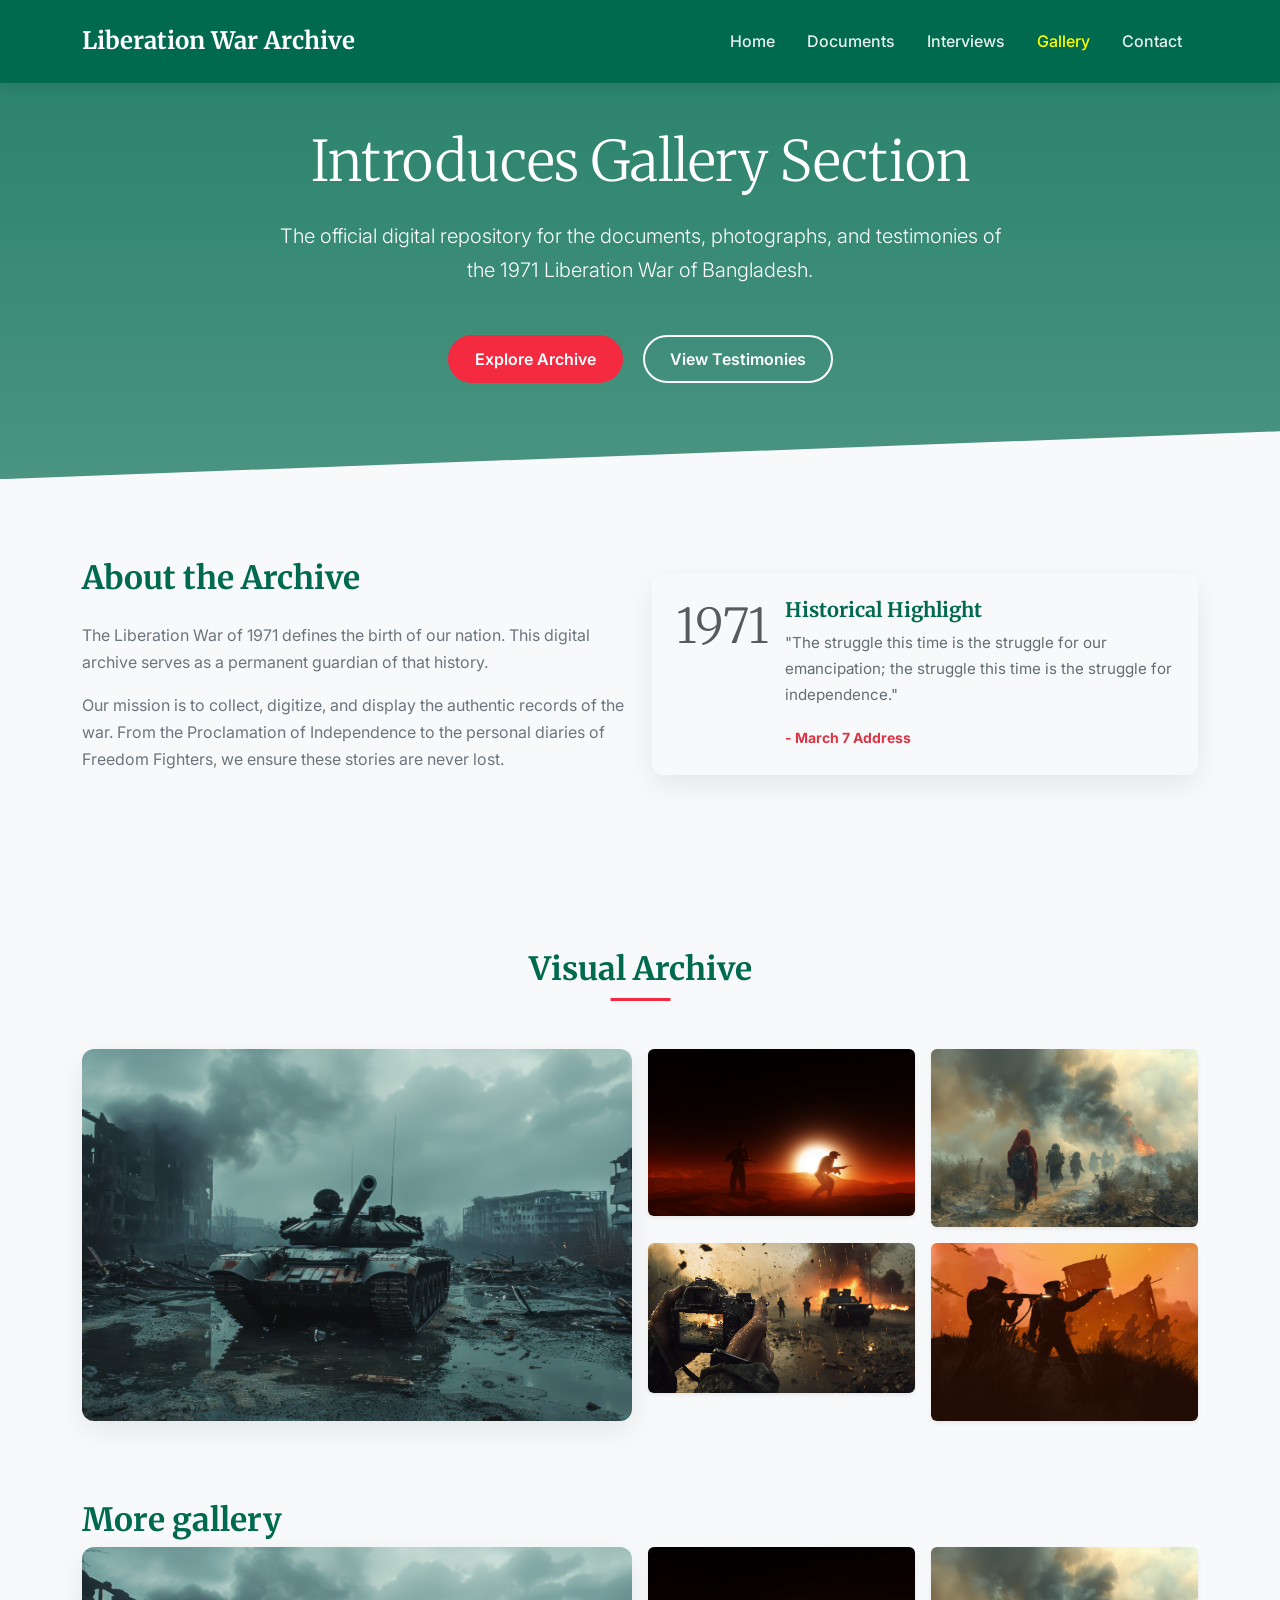
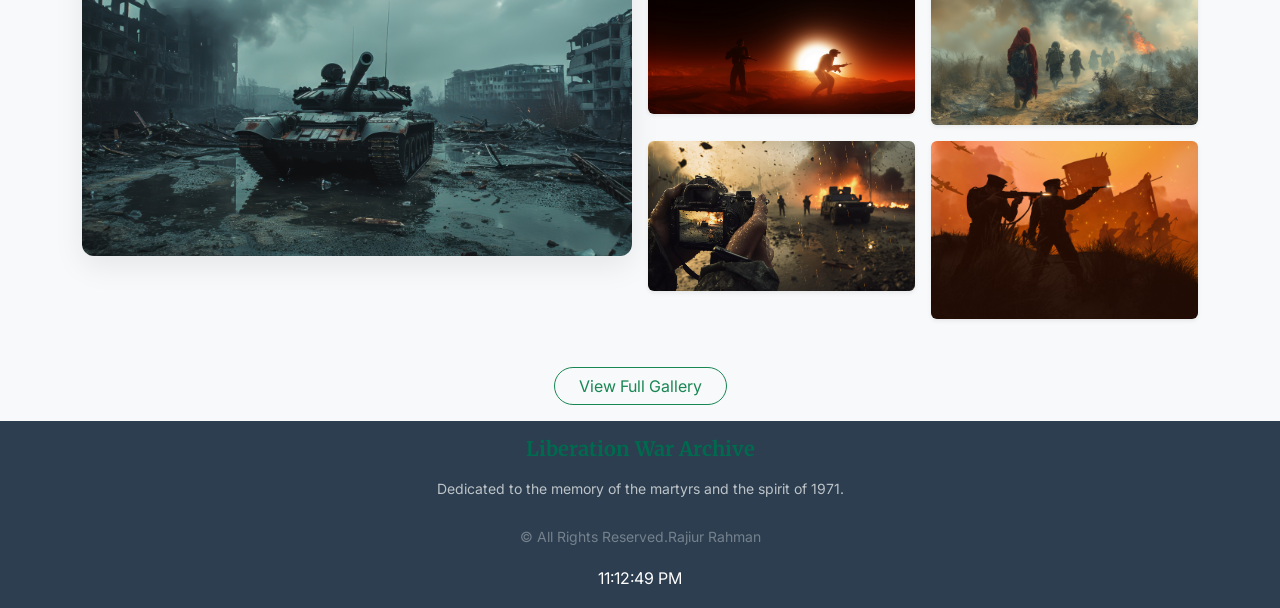
<file: gallery.html>
<!DOCTYPE html>
<html lang="en">
  <head>
    <meta charset="UTF-8" />
    <meta name="viewport" content="width=device-width, initial-scale=1.0" />
    <title>Liberation War Archive || Gallery</title>
    <!-- Bootstrap 5 CDN -->
    <link
      href="https://cdn.jsdelivr.net/npm/bootstrap@5.3.3/dist/css/bootstrap.min.css"
      rel="stylesheet"
      xintegrity="sha384-QWTKZyjpPEjISv5WaRU9OFeRpok6YctnYmDr5pNlyT2bRjXh0JMhjY6hW+ALEwIH"
      crossorigin="anonymous"
    />
    <!-- Google Fonts: Inter and Merriweather for academic typography -->
    <link
      href="https://fonts.googleapis.com/css2?family=Inter:wght@300;400;600&family=Merriweather:wght@300;700&display=swap"
      rel="stylesheet"
    />
    <!-- Custom CSS -->
    <link rel="stylesheet" href="./style.css" />
  </head>
  <body
    data-bs-spy="scroll"
    data-bs-target="#mainNav"
    data-bs-root-margin="0px 0px -40%"
    data-bs-smooth-scroll="true"
    tabindex="0"
  >
    <!-- Navigation Bar -->
    <nav class="navbar navbar-expand-lg navbar-custom fixed-top" id="mainNav">
      <div class="container">
        <a class="navbar-brand" href="#hero"> Liberation War Archive </a>
        <button
          class="navbar-toggler"
          type="button"
          data-bs-toggle="collapse"
          data-bs-target="#navbarNav"
          aria-controls="navbarNav"
          aria-expanded="false"
          aria-label="Toggle navigation"
        >
          <span class="navbar-toggler-icon"></span>
        </button>
        <div class="collapse navbar-collapse" id="navbarNav">
          <ul class="navbar-nav ms-auto">
            <li class="nav-item">
              <a class="nav-link px-3 " href="#">Home</a>
            </li>
            <li class="nav-item">
              <a class="nav-link px-3" href="./document.html">Documents</a>
            </li>
            <li class="nav-item">
              <a class="nav-link px-3" href="./interview.html">Interviews</a>
            </li>
            <li class="nav-item">
              <a class="nav-link px-3 Active" href="./gallery.html">Gallery</a>
            </li>
            <li class="nav-item">
              <a class="nav-link px-3" href="./contact.html">Contact</a>
            </li>
          </ul>
        </div>
      </div>
    </nav>

    <!-- 1. Homepage Section (Hero) -->
    <header id="hero" class="text-center">
      <div class="container">
        <div class="row justify-content-center">
          <div class="col-lg-8">
            <h1 class="display-4">Introduces Gallery Section</h1>
            <p class="lead mb-5 opacity-90">
              The official digital repository for the documents, photographs,
              and testimonies of the 1971 Liberation War of Bangladesh.
            </p>
            <a href="#documents" class="btn btn-primary-custom me-3"
              >Explore Archive</a
            >
            <a href="#interviews" class="btn btn-outline-custom"
              >View Testimonies</a
            >
          </div>
        </div>
      </div>
    </header>

    <!-- Introduction -->
    <section id="introduction" class="section-padding">
      <div class="container">
        <div class="row align-items-center">
          <div class="col-lg-6">
            <h2 class="mb-4">About the Archive</h2>
            <p class="text-secondary">
              The Liberation War of 1971 defines the birth of our nation. This
              digital archive serves as a permanent guardian of that history.
            </p>
            <p class="text-secondary">
              Our mission is to collect, digitize, and display the authentic
              records of the war. From the Proclamation of Independence to the
              personal diaries of Freedom Fighters, we ensure these stories are
              never lost.
            </p>
          </div>
          <div class="col-lg-6">
            <!-- Clean Feature Card -->
            <div class="card card-custom p-4 border-0 bg-light">
              <div class="d-flex align-items-start">
                <div class="me-3">
                  <h1 class="display-5 text-muted">1971</h1>
                </div>
                <div>
                  <h5 class="card-title">Historical Highlight</h5>
                  <p class="card-text">
                    "The struggle this time is the struggle for our
                    emancipation; the struggle this time is the struggle for
                    independence."
                  </p>
                  <small class="text-danger fw-bold">- March 7 Address</small>
                </div>
              </div>
            </div>
          </div>
        </div>
      </div>
    </section>


    <!-- 4. Photographs Gallery -->
    <section id="photographs" class="section-padding bg-light">
      <div class="container">
        <div class="section-title">
          <h2>Visual Archive</h2>
        </div>
        <div class="row g-3">
          <div class="col-md-6">
            <div class="card card-custom h-100 border-0">
              <img
                src="images/1.jpg"
                class="img-fluid rounded"
                alt="Main Gallery Image"
                style="height: 100%; object-fit: cover"
                onclick="downloadImage('images/1.jpg')"
              />
            </div>
          </div>
          <div class="col-md-6">
            <div class="row g-3">
              <div class="col-6">
                <img
                  src="./images/2.jpg"
                  class="img-fluid rounded shadow-sm w-100"
                  alt="Gallery Thumb"
                  onclick="downloadImage('images/2.jpg')"
                />
              </div>
              <div class="col-6">
                <img
                  src="./images/3.jpg"
                  class="img-fluid rounded shadow-sm w-100"
                  alt="Gallery Thumb"
                  onclick="downloadImage('images/3.jpg')"
                />
              </div>
              <div class="col-6">
                <img
                  src="./images/4.jpg"
                  class="img-fluid rounded shadow-sm w-100"
                  alt="Gallery Thumb"
                  onclick="downloadImage('images/4.jpg')"
                />
              </div>
              <div class="col-6">
                <img
                  src="./images/5.jpg"
                  class="img-fluid rounded shadow-sm w-100"
                  alt="Gallery Thumb"
                  onclick="downloadImage('images/5.jpg')"
                />
              </div>

              
            </div>
          </div>
        </div>
        
      </div>
    </section>

    <section id="photographs" class="section-padding-2 bg-light">
      <div class="container">
        <h2 te>More gallery</h2>
        <div class="row g-3">
          <div class="col-md-6">
            <div class="card card-custom  border-0">
              <img
                src="images/1.jpg"
                class="img-fluid rounded"
                alt="Main Gallery Image"
                style="height: 100%; object-fit: cover"
                onclick="downloadImage('images/1.jpg')"
              />
            </div>
          </div>
          <div class="col-md-6">
            <div class="row g-3">
              <div class="col-6">
                <img
                  src="./images/2.jpg"
                  class="img-fluid rounded shadow-sm w-100"
                  alt="Gallery Thumb"
                  onclick="downloadImage('images/2.jpg')"
                />
              </div>
              <div class="col-6">
                <img
                  src="./images/3.jpg"
                  class="img-fluid rounded shadow-sm w-100"
                  alt="Gallery Thumb"
                  onclick="downloadImage('images/3.jpg')"
                />
              </div>
              <div class="col-6">
                <img
                  src="./images/4.jpg"
                  class="img-fluid rounded shadow-sm w-100"
                  alt="Gallery Thumb"
                  onclick="downloadImage('images/4.jpg')"
                />
              </div>
              <div class="col-6">
                <img
                  src="./images/5.jpg"
                  class="img-fluid rounded shadow-sm w-100"
                  alt="Gallery Thumb"
                  onclick="downloadImage('images/5.jpg')"
                />
              </div>

              
            </div>
          </div>
        </div>
        <div class="text-center mt-5">
          <button class="btn btn-outline-success px-4 rounded-pill">
            View Full Gallery
          </button>
        </div>
      </div>
    </section>

    <!-- Footer -->
    <footer>
      <div class="container text-center">
        <h5 class="mb-3">Liberation War Archive</h5>
        <p class="small mb-4">
          Dedicated to the memory of the martyrs and the spirit of 1971.
        </p>
        <p class="small opacity-50">
          &copy; <span id="year"></span>  All Rights Reserved.Rajiur Rahman
        </p>
         <div id="clock"></div>
      </div>
    </footer>

    <!-- JS -->
    <script src="https://cdn.jsdelivr.net/npm/bootstrap@5.3.3/dist/js/bootstrap.bundle.min.js"></script>
    <script src="./scrept.js"></script>
    
  </body>
</html>
</file>
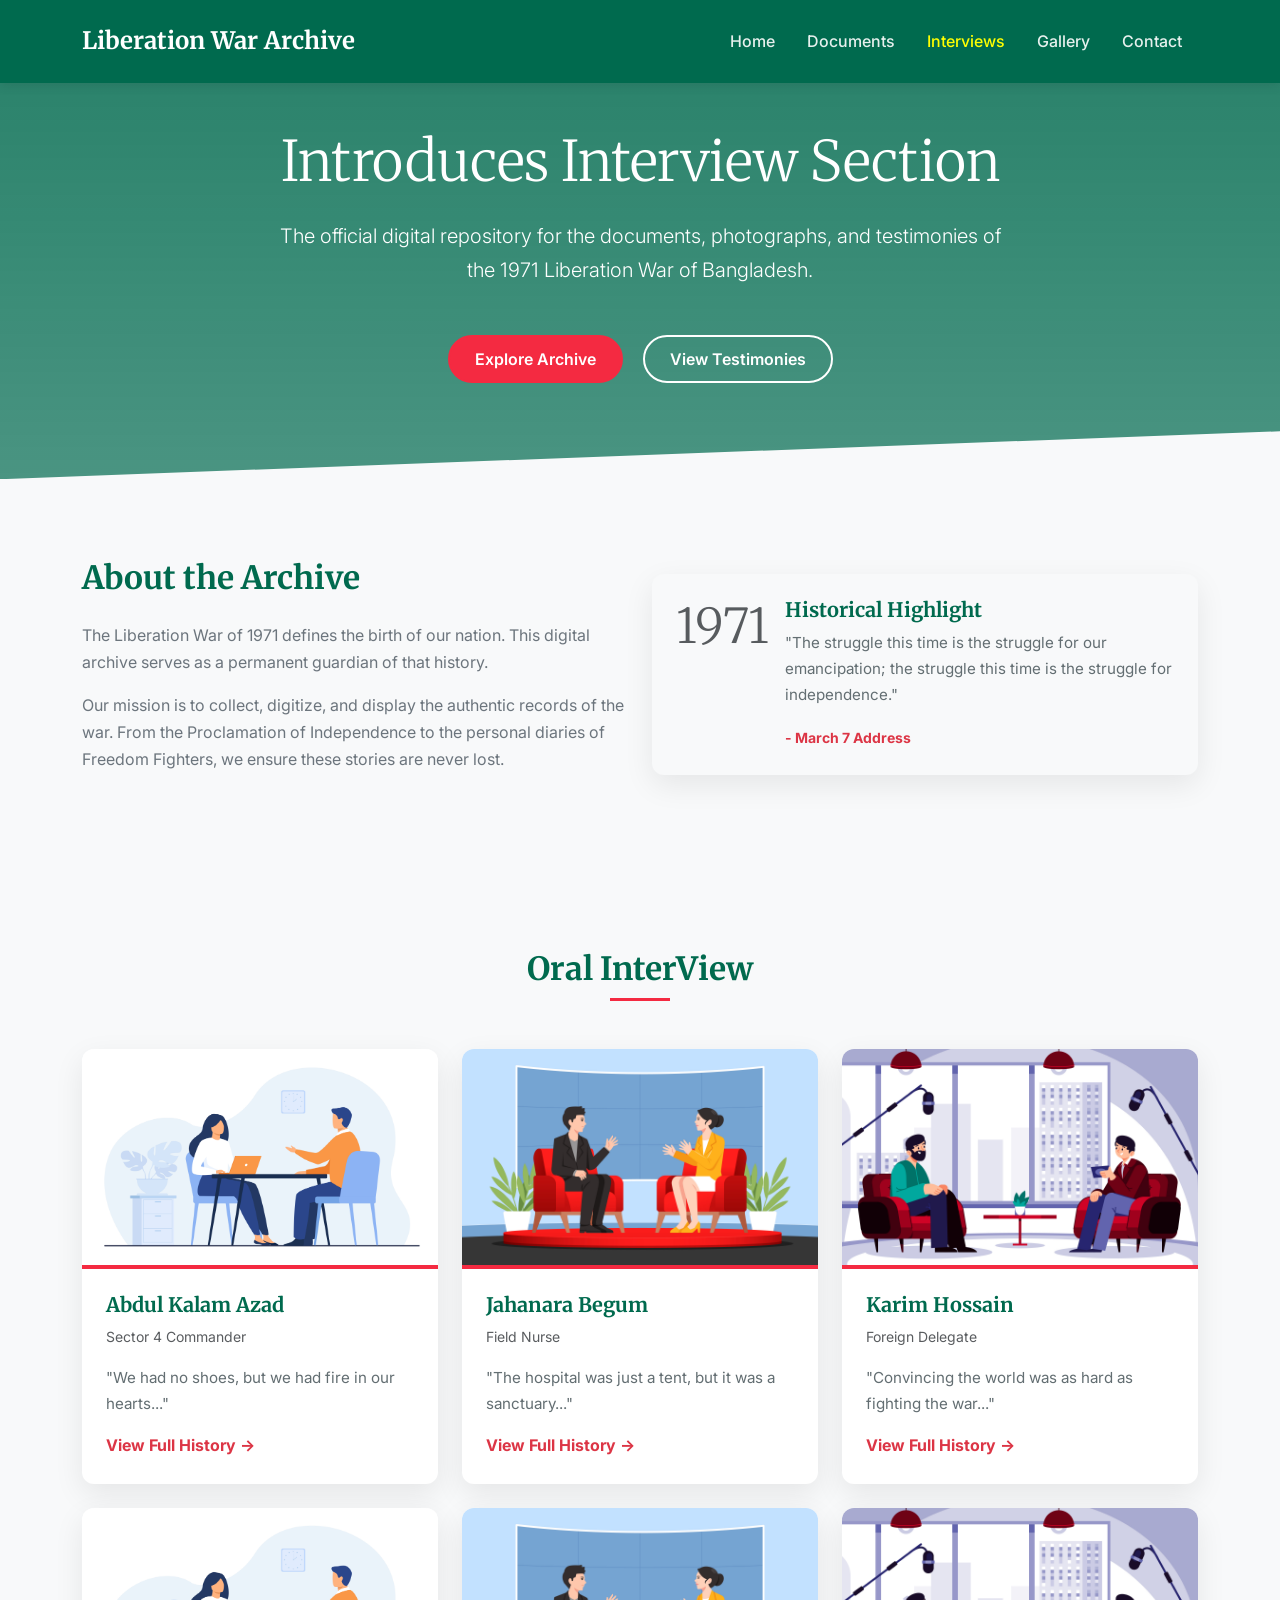
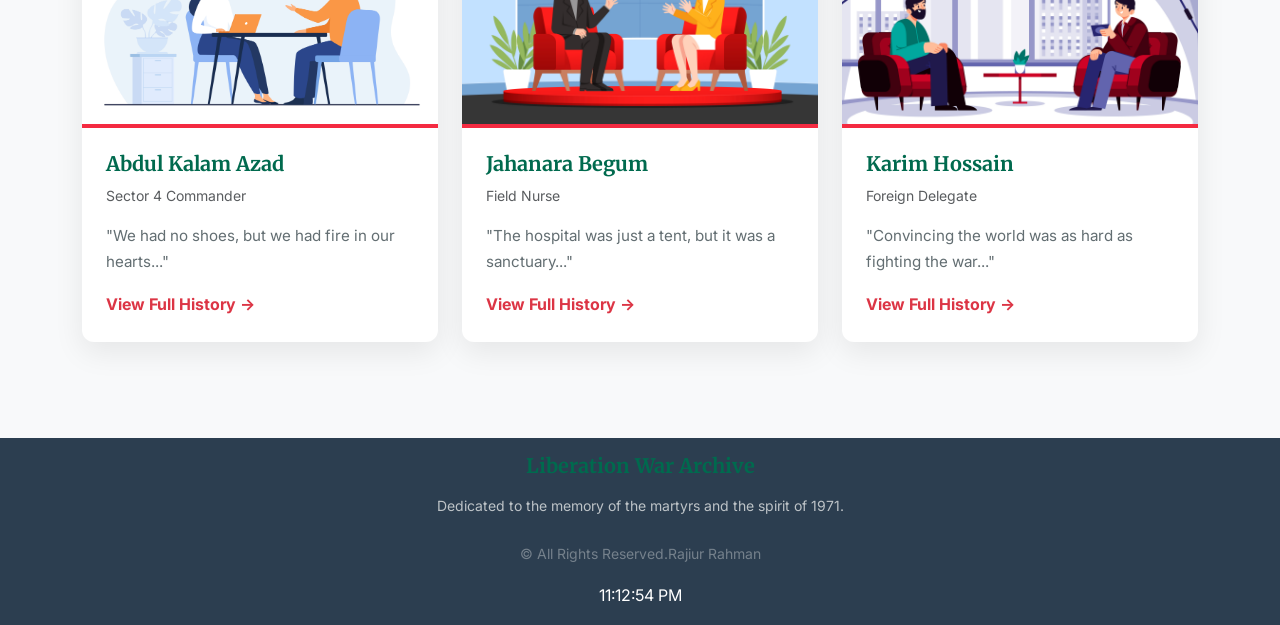
<file: interview.html>
<!DOCTYPE html>
<html lang="en">
  <head>
    <meta charset="UTF-8" />
    <meta name="viewport" content="width=device-width, initial-scale=1.0" />
    <title>Liberation War Archive || Interview</title>
    <!-- Bootstrap 5 CDN -->
    <link
      href="https://cdn.jsdelivr.net/npm/bootstrap@5.3.3/dist/css/bootstrap.min.css"
      rel="stylesheet"
      xintegrity="sha384-QWTKZyjpPEjISv5WaRU9OFeRpok6YctnYmDr5pNlyT2bRjXh0JMhjY6hW+ALEwIH"
      crossorigin="anonymous"
    />
    <!-- Google Fonts: Inter and Merriweather for academic typography -->
    <link
      href="https://fonts.googleapis.com/css2?family=Inter:wght@300;400;600&family=Merriweather:wght@300;700&display=swap"
      rel="stylesheet"
    />
    <!-- Custom CSS -->
    <link rel="stylesheet" href="./style.css" />
  </head>
  <body
    data-bs-spy="scroll"
    data-bs-target="#mainNav"
    data-bs-root-margin="0px 0px -40%"
    data-bs-smooth-scroll="true"
    tabindex="0"
  >
    <!-- Navigation Bar -->
    <nav class="navbar navbar-expand-lg navbar-custom fixed-top" id="mainNav">
      <div class="container">
        <a class="navbar-brand" href="#hero"> Liberation War Archive </a>
        <button
          class="navbar-toggler"
          type="button"
          data-bs-toggle="collapse"
          data-bs-target="#navbarNav"
          aria-controls="navbarNav"
          aria-expanded="false"
          aria-label="Toggle navigation"
        >
          <span class="navbar-toggler-icon"></span>
        </button>
        <div class="collapse navbar-collapse" id="navbarNav">
          <ul class="navbar-nav ms-auto">
            <li class="nav-item">
              <a class="nav-link px-3 " href="#">Home</a>
            </li>
            <li class="nav-item">
              <a class="nav-link px-3" href="./document.html">Documents</a>
            </li>
            <li class="nav-item">
              <a class="nav-link px-3 Active" href="./interview.html">Interviews</a>
            </li>
            <li class="nav-item">
              <a class="nav-link px-3" href="./gallery.html">Gallery</a>
            </li>
            <li class="nav-item">
              <a class="nav-link px-3" href="./contact.html">Contact</a>
            </li>
          </ul>
        </div>
      </div>
    </nav>

    <!-- 1. Homepage Section (Hero) -->
    <header id="hero" class="text-center">
      <div class="container">
        <div class="row justify-content-center">
          <div class="col-lg-8">
            <h1 class="display-4">Introduces Interview Section</h1>
            <p class="lead mb-5 opacity-90">
              The official digital repository for the documents, photographs,
              and testimonies of the 1971 Liberation War of Bangladesh.
            </p>
            <a href="#documents" class="btn btn-primary-custom me-3"
              >Explore Archive</a
            >
            <a href="#interviews" class="btn btn-outline-custom"
              >View Testimonies</a
            >
          </div>
        </div>
      </div>
    </header>

    <!-- Introduction -->
    <section id="introduction" class="section-padding">
      <div class="container">
        <div class="row align-items-center">
          <div class="col-lg-6">
            <h2 class="mb-4">About the Archive</h2>
            <p class="text-secondary">
              The Liberation War of 1971 defines the birth of our nation. This
              digital archive serves as a permanent guardian of that history.
            </p>
            <p class="text-secondary">
              Our mission is to collect, digitize, and display the authentic
              records of the war. From the Proclamation of Independence to the
              personal diaries of Freedom Fighters, we ensure these stories are
              never lost.
            </p>
          </div>
          <div class="col-lg-6">
            <!-- Clean Feature Card -->
            <div class="card card-custom p-4 border-0 bg-light">
              <div class="d-flex align-items-start">
                <div class="me-3">
                  <h1 class="display-5 text-muted">1971</h1>
                </div>
                <div>
                  <h5 class="card-title">Historical Highlight</h5>
                  <p class="card-text">
                    "The struggle this time is the struggle for our
                    emancipation; the struggle this time is the struggle for
                    independence."
                  </p>
                  <small class="text-danger fw-bold">- March 7 Address</small>
                </div>
              </div>
            </div>
          </div>
        </div>
      </div>
    </section>

    

    <!-- Document Modal -->
    <div class="modal fade" id="docModal1" tabindex="-1" aria-hidden="true">
      <div class="modal-dialog modal-lg modal-dialog-centered">
        <div class="modal-content">
          <div class="modal-header">
            <h5 class="modal-title">Document Detail View</h5>
            <button
              type="button"
              class="btn-close"
              data-bs-dismiss="modal"
              aria-label="Close"
            ></button>
          </div>
          <div class="modal-body p-4">
            <h4 class="text-success">Proclamation of Independence</h4>
            <p class="text-muted mb-4">
              Date: April 10, 1971 | Source: Mujibnagar Govt
            </p>
            <div class="bg-light p-5 text-center border rounded mb-3">
              <span class="text-muted"
                >-- PDF Viewer / Image Placeholder --</span
              >
            </div>
            <p>
              This document formally announced the independence of Bangladesh
              and established the legal framework for the new government.
            </p>
          </div>
          <div class="modal-footer">
            <button type="button" class="btn btn-primary-custom">
              Download PDF
            </button>
          </div>
        </div>
      </div>
    </div>

    <!-- 3. Interviews Section -->
    <section id="interviews" class="section-padding">
      <div class="container">
        <div class="section-title">
          <h2>Oral InterView</h2>
        </div>
        <div class="row row-cols-1 row-cols-lg-3 g-4">
          <!-- Interview 1 -->
          <div class="col">
            <div class="card card-custom h-100">
              <img
                src="./images/7566.jpg"
                class="card-img-top"
                alt="Interviewee"
              />
              <div class="card-body">
                <h5 class="card-title">Abdul Kalam Azad</h5>
                <p class="text-muted small">Sector 4 Commander</p>
                <p class="card-text">
                  "We had no shoes, but we had fire in our hearts..."
                </p>
                <a
                  href="#"
                  class="text-danger fw-bold text-decoration-none"
                  data-bs-toggle="modal"
                  data-bs-target="#mediaModal"
                  >View Full History &rarr;</a
                >
              </div>
            </div>
          </div>
          <!-- Interview 2 -->
          <div class="col">
            <div class="card card-custom h-100">
              <img
                src="./images/8201997.jpg"
                class="card-img-top"
                alt="Interviewee"
              />
              <div class="card-body">
                <h5 class="card-title">Jahanara Begum</h5>
                <p class="text-muted small">Field Nurse</p>
                <p class="card-text">
                  "The hospital was just a tent, but it was a sanctuary..."
                </p>
                <a
                  href="#"
                  class="text-danger fw-bold text-decoration-none"
                  data-bs-toggle="modal"
                  data-bs-target="#mediaModal"
                  >View Full History &rarr;</a
                >
              </div>
            </div>
          </div>
          <!-- Interview 3 -->
          <div class="col">
            <div class="card card-custom h-100">
              <img
                src="./images/8184309.jpg"
                class="card-img-top"
                alt="Interviewee"
              />
              <div class="card-body">
                <h5 class="card-title">Karim Hossain</h5>
                <p class="text-muted small">Foreign Delegate</p>
                <p class="card-text">
                  "Convincing the world was as hard as fighting the war..."
                </p>
                <a
                  href="#"
                  class="text-danger fw-bold text-decoration-none"
                  data-bs-toggle="modal"
                  data-bs-target="#mediaModal"
                  >View Full History &rarr;</a
                >
              </div>
            </div>
          </div>

            

          <!-- Interview 1 -->
          <div class="col">
            <div class="card card-custom h-100">
              <img
                src="./images/7566.jpg"
                class="card-img-top"
                alt="Interviewee"
              />
              <div class="card-body">
                <h5 class="card-title">Abdul Kalam Azad</h5>
                <p class="text-muted small">Sector 4 Commander</p>
                <p class="card-text">
                  "We had no shoes, but we had fire in our hearts..."
                </p>
                <a
                  href="#"
                  class="text-danger fw-bold text-decoration-none"
                  data-bs-toggle="modal"
                  data-bs-target="#mediaModal"
                  >View Full History &rarr;</a
                >
              </div>
            </div>
          </div>
          <!-- Interview 2 -->
          <div class="col">
            <div class="card card-custom h-100">
              <img
                src="./images/8201997.jpg"
                class="card-img-top"
                alt="Interviewee"
              />
              <div class="card-body">
                <h5 class="card-title">Jahanara Begum</h5>
                <p class="text-muted small">Field Nurse</p>
                <p class="card-text">
                  "The hospital was just a tent, but it was a sanctuary..."
                </p>
                <a
                  href="#"
                  class="text-danger fw-bold text-decoration-none"
                  data-bs-toggle="modal"
                  data-bs-target="#mediaModal"
                  >View Full History &rarr;</a
                >
              </div>
            </div>
          </div>
          <!-- Interview 3 -->
          <div class="col">
            <div class="card card-custom h-100">
              <img
                src="./images/8184309.jpg"
                class="card-img-top"
                alt="Interviewee"
              />
              <div class="card-body">
                <h5 class="card-title">Karim Hossain</h5>
                <p class="text-muted small">Foreign Delegate</p>
                <p class="card-text">
                  "Convincing the world was as hard as fighting the war..."
                </p>
                <a
                  href="#"
                  class="text-danger fw-bold text-decoration-none"
                  data-bs-toggle="modal"
                  data-bs-target="#mediaModal"
                  >View Full History &rarr;</a
                >
              </div>
            </div>
          </div>



        </div>
      </div>
    </section>

    <!-- Media Modal -->
    <div class="modal fade" id="mediaModal" tabindex="-1" aria-hidden="true">
      <div class="modal-dialog modal-dialog-centered">
        <div class="modal-content">
          <div class="modal-body p-0">
            <div class="ratio ratio-16x9">
              <iframe
                width="560"
                height="315"
                src="https://www.youtube.com/embed/0k0Uc9uAJwk?si=_Xc0mzLVpmkrR9Cx&amp;start=22"
                title="YouTube video player"
                frameborder="0"
                allow="accelerometer; autoplay; clipboard-write; encrypted-media; gyroscope; picture-in-picture; web-share"
                referrerpolicy="strict-origin-when-cross-origin"
                allowfullscreen
              ></iframe>
            </div>
          </div>
          <div class="modal-footer justify-content-between">
            <button
              type="button"
              class="btn btn-sm btn-secondary"
              data-bs-dismiss="modal"
            >
              Close
            </button>
          </div>
        </div>
      </div>
    </div>


    <!-- Footer -->
    <footer>
      <div class="container text-center">
        <h5 class="mb-3">Liberation War Archive</h5>
        <p class="small mb-4">
          Dedicated to the memory of the martyrs and the spirit of 1971.
        </p>
        <p class="small opacity-50">
          &copy; <span id="year"></span>  All Rights Reserved.Rajiur Rahman
        </p>  <div id="clock"></div>
      </div>
    </footer>

    <!-- JS -->
    <script src="https://cdn.jsdelivr.net/npm/bootstrap@5.3.3/dist/js/bootstrap.bundle.min.js"></script>
    <script src="./scrept.js"></script>
  </body>
</html>
</file>
<file: style.css>
/* Custom CSS for a Clean, Modern Academic Theme */
        :root {
            --primary-bg: #f8f9fa;      /* Soft Grey/White Background */
            --text-main: #2c3e50;       /* Dark Slate for readability */
            --text-muted: #636e72;      /* Softer grey for secondary text */
            --brand-green: #006a4e;     /* Deep Official Green */
            --brand-red: #f42a41;       /* Official Red Accent */
            --card-bg: #ffffff;         /* Pure White Cards */
            --card-shadow: rgba(0, 0, 0, 0.08); /* Soft, elegant shadow */
        }

        body {
            font-family: 'Inter', sans-serif;
            background-color: var(--primary-bg);
            color: var(--text-main);
            line-height: 1.7;
        }

        h1, h2, h3, h4, h5 {
            font-family: 'Merriweather', serif; /* Serif fonts for headings = Academic feel */
            color: var(--brand-green);
            font-weight: 700;
        }


        .Active{
          color: yellow !important;
        }
        /* Navbar Styling - Solid Green Brand Header */
        .navbar-custom {
            background-color: var(--brand-green);
            box-shadow: 0 2px 10px rgba(0,0,0,0.1);
            padding: 1rem 0;
        }
        .navbar-brand {
            color: white !important;
            font-family: 'Merriweather', serif;
            font-weight: 700;
            font-size: 1.5rem;
        }
        .nav-link {
            color: rgba(255, 255, 255, 0.9) ;
            font-weight: 500;
            transition: color 0.3s;
        }
        .nav-link:hover {
            color: #ffdadc !important; /* Soft pink/white hover */
        }
        .navbar-toggler {
            border-color: rgba(255,255,255,0.5);
        }
        .navbar-toggler-icon {
            filter: invert(1);
        }

        /* Hero Section - Clean and Impactful */
        #hero {
            /* Using a gradient overlay on an image */
            background: linear-gradient(rgba(0, 106, 78, 0.85), rgba(0, 106, 78, 0.7)),center center / cover;
            color: white;
            padding: 8rem 0 6rem;
            clip-path: polygon(0 0, 100% 0, 100% 90%, 0 100%); 
            /* margin-bottom: 3rem; */
        }
        #hero h1 {
            color: white;
            margin-bottom: 1.5rem;
        }

        /* Buttons */
        .btn-primary-custom {
            background-color: var(--brand-red);
            border: 2px solid var(--brand-red);
            color: white;
            padding: 10px 25px;
            font-weight: 600;
            border-radius: 50px; /* Pill shape */
            transition: all 0.3s ease;
        }
        .btn-primary-custom:hover {
            background-color: #d61c31;
            border-color: #d61c31;
            color: white;
            transform: translateY(-2px);
            box-shadow: 0 5px 15px rgba(244, 42, 65, 0.3);
        }

        .btn-outline-custom {
            background-color: transparent;
            border: 2px solid white;
            color: white;
            padding: 10px 25px;
            font-weight: 600;
            border-radius: 50px;
            transition: all 0.3s ease;
        }
        .btn-outline-custom:hover {
            background-color: white;
            color: var(--brand-green);
        }

        /* Card Styling - Clean Paper Look */
        .card-custom {
            background-color: var(--card-bg);
            border: none;
            border-radius: 12px;
            box-shadow: 0 10px 30px var(--card-shadow);
            transition: transform 0.3s, box-shadow 0.3s;
            overflow: hidden;
        }
        .card-custom:hover {
            transform: translateY(-5px);
            box-shadow: 0 15px 35px rgba(0, 0, 0, 0.12);
        }
        .card-img-top {
            height: 220px;
            object-fit: cover;
            border-bottom: 4px solid var(--brand-red); /* Accent stripe */
        }
        .card-body {
            padding: 1.5rem;
        }
        .card-title {
            color: var(--brand-green);
            font-size: 1.25rem;
        }
        .card-subtitle {
            color: var(--brand-red);
            font-size: 0.85rem;
            text-transform: uppercase;
            letter-spacing: 1px;
            font-weight: 600;
        }
        .card-text {
            color: var(--text-muted);
            font-size: 0.95rem;
        }

        /* Section Utilities */
        .section-padding {
            padding: 5rem 0;
        }
        .section-title {
            text-align: center;
            margin-bottom: 3rem;
            position: relative;
            display: inline-block;
            left: 50%;
            transform: translateX(-50%);
        }
        /* Underline effect for titles */
        .section-title::after {
            content: '';
            display: block;
            width: 60px;
            height: 3px;
            background-color: var(--brand-red);
            margin: 10px auto 0;
        }

        /* Form Styling */
        .form-control, .form-select {
            background-color: white;
            border: 1px solid #e0e0e0;
            padding: 0.8rem;
            border-radius: 8px;
        }
        .form-control:focus {
            border-color: var(--brand-green);
            box-shadow: 0 0 0 0.2rem rgba(0, 106, 78, 0.15);
        }

        /* Footer */
        footer {
            background-color: var(--text-main);
            color: white;
            padding: 1rem 0;
            margin-top: 1rem;
        }
        footer p {
            color: #bdc3c7;
        }

        /* Modal Customization */
        .modal-header {
            background-color: var(--brand-green);
            color: white;
        }
        .modal-title {
            color: white !important;
        }
        .btn-close {
            filter: invert(1);
        }

        /* Image */
 .photographs img:hover{
    transform: scale();
 }
</file>
